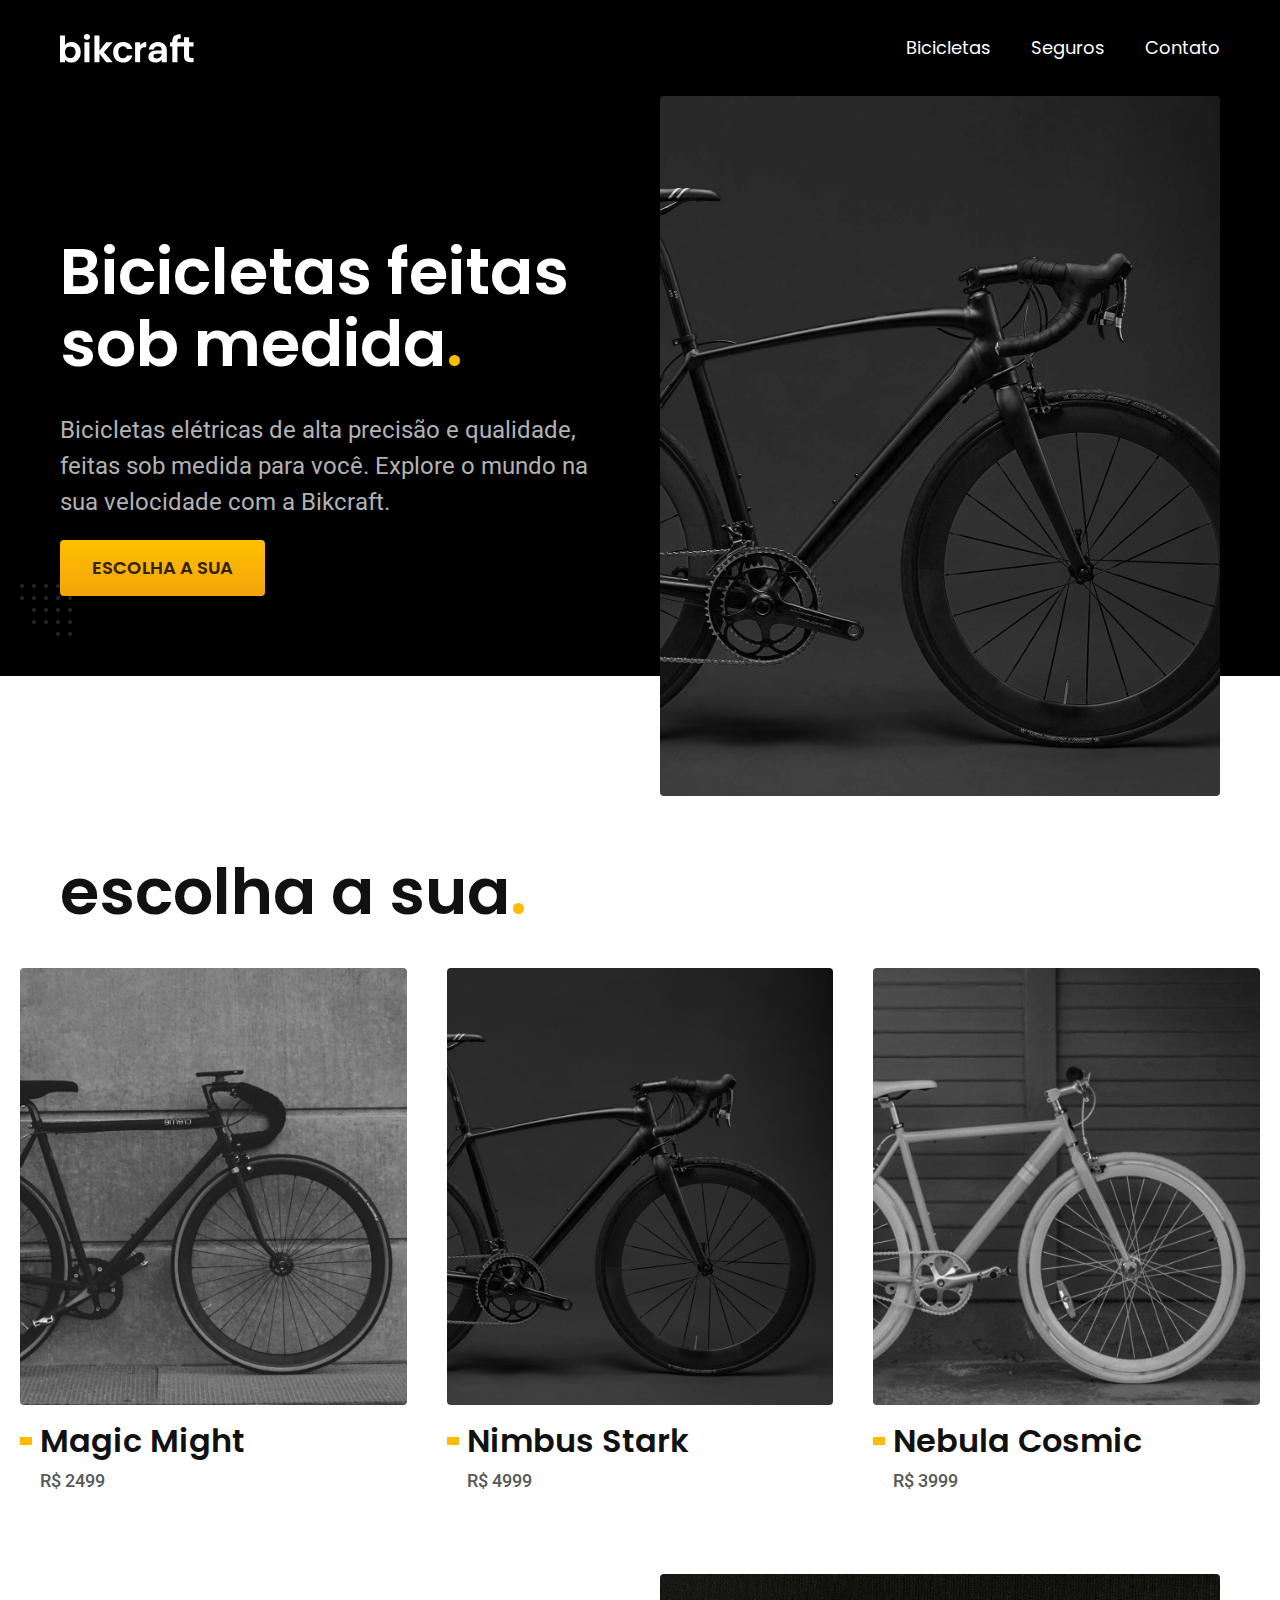
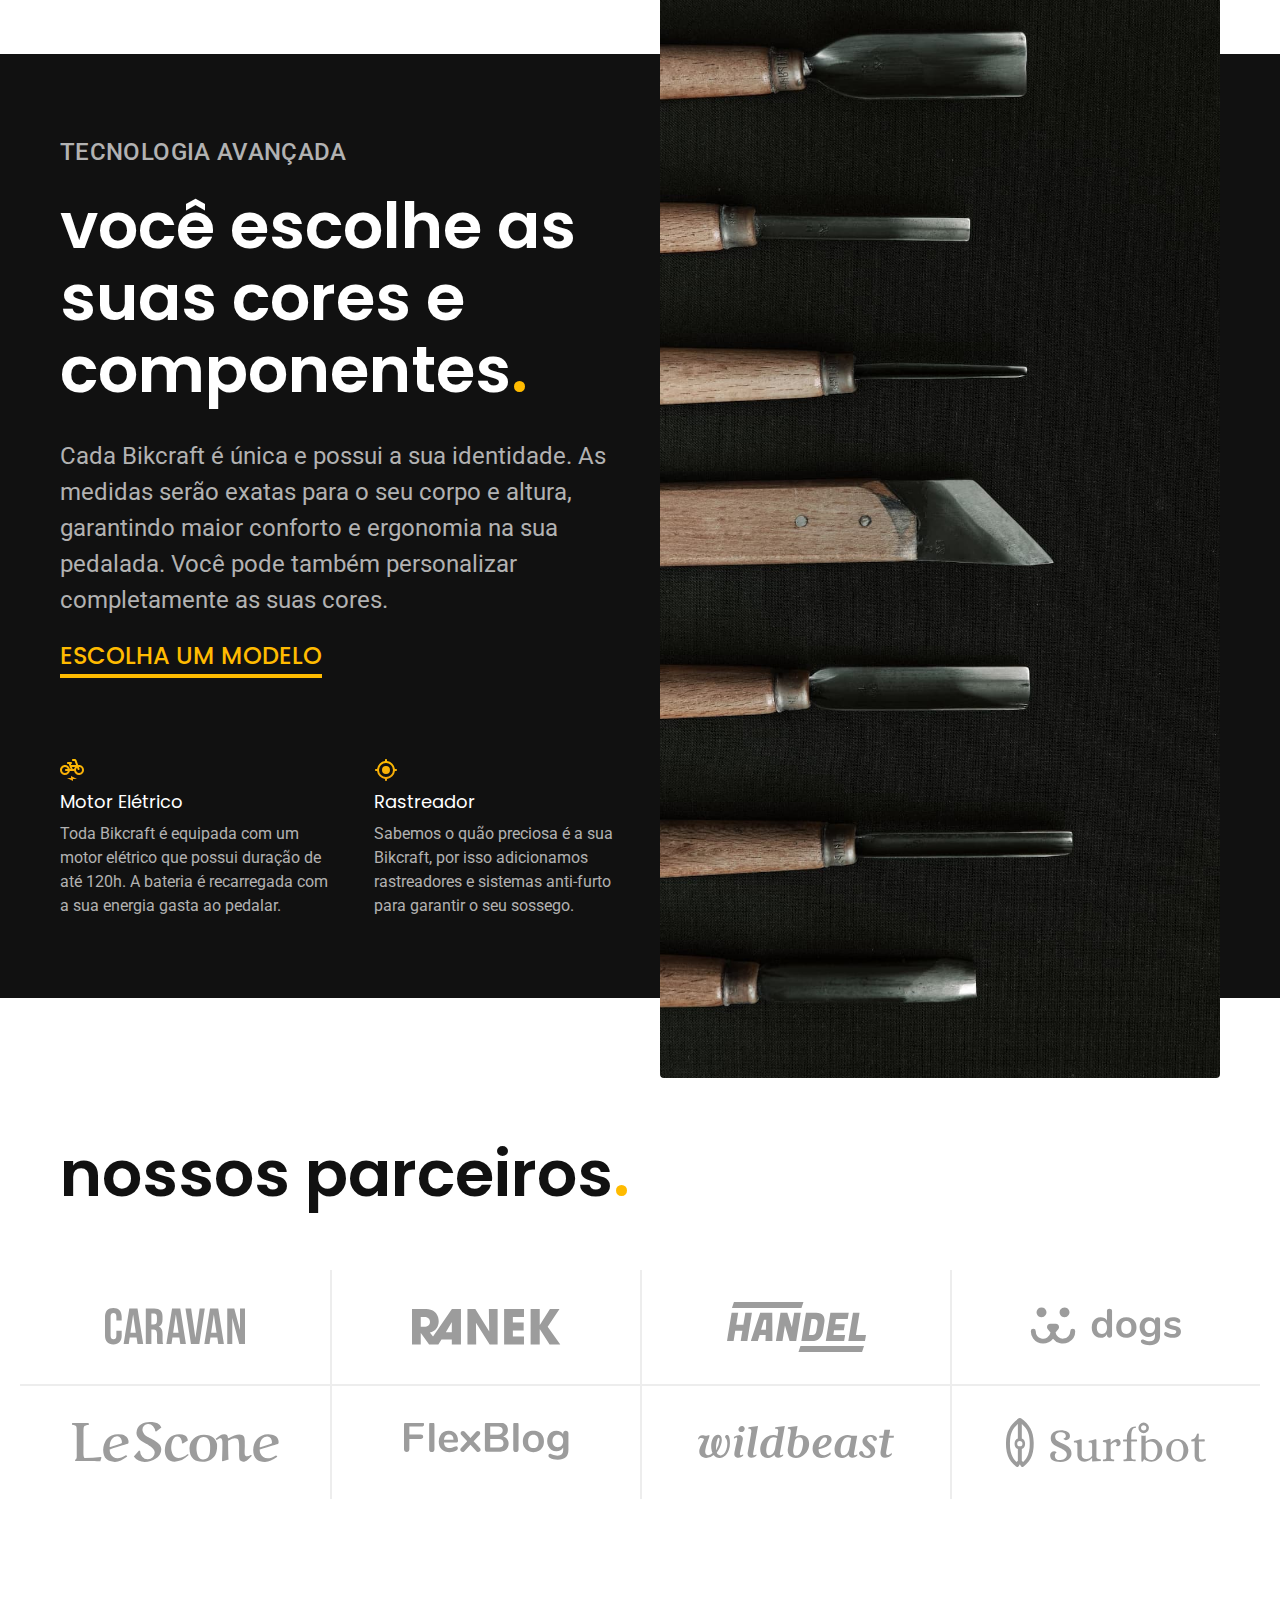
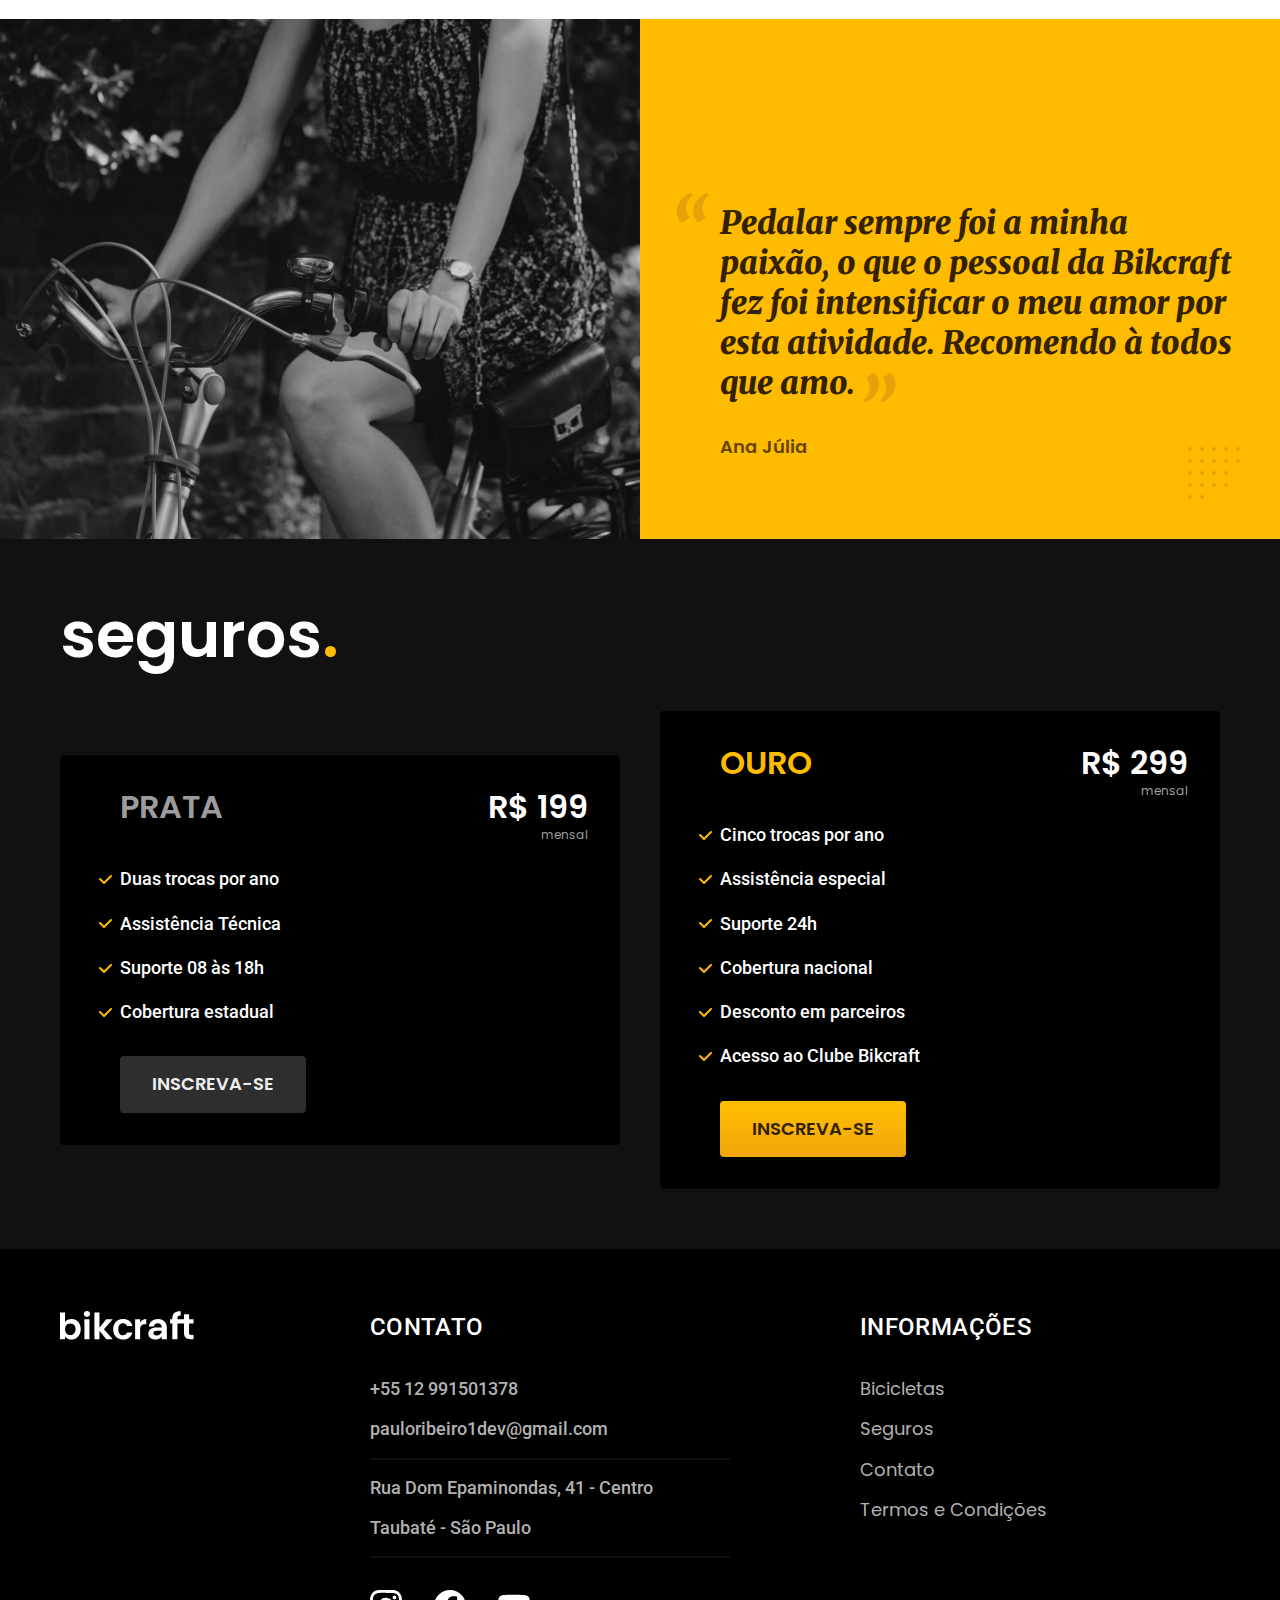
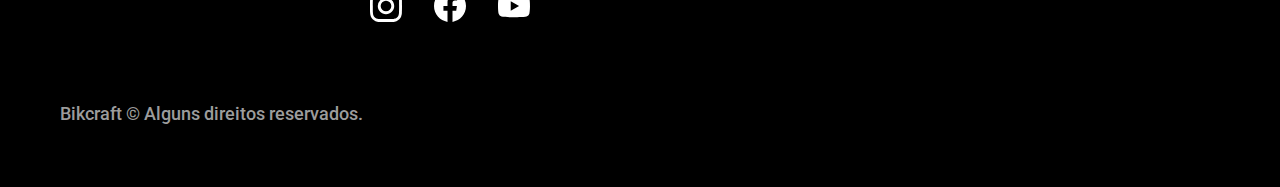
<file: index.html>
<!DOCTYPE html>
<html lang="pt-br">

<head>
  <meta charset="UTF-8">
  <meta name="viewport" content="width=device-width, initial-scale=1.0">

  <title>Bikcraft - Bicicletas Elétricas</title>
  <meta name="description" content="Bicicletas elétricas de alta precisão e qualidade,  feitas sob medida para o cliente. Explore o mundo na sua velocidade com a Bikcraft.">

  <link rel="icon" href="./favicon.svg" type="image/svg+xml">
  <link rel="preload" href="./css/style.min.css" as="style">
  <link rel="stylesheet" href="/css/style.min.css">
  <script>document.documentElement.classList.add('js');</script>

  <link rel="preconnect" href="https://fonts.googleapis.com">
  <link rel="preconnect" href="https://fonts.gstatic.com" crossorigin>
  <link href="https://fonts.googleapis.com/css2?family=Merriweather:ital,wght@1,900&family=Poppins:wght@400;600&family=Roboto:wght@400;500&display=swap" rel="stylesheet">
</head>


<body>
  <header class="header-bg">
    <div class="header container">
      <a href="./">
        <img src="./img/bikcraft.svg" width="136" height="32" alt="Bikcraft">
      </a>

      <nav aria-label="primaria">
        <ul class="header-menu font-1-m cor-0">
          <li><a href="./bicicletas.html">Bicicletas</a></li>
          <li><a href="./seguros.html">Seguros</a></li>
          <li><a href="./contato.html">Contato</a></li>
        </ul>
      </nav>
    </div>
  </header>

  <main class="introducao-bg">
    <div class="introducao container">
      <div class="introducao-conteudo">
        <h1 class="font-1-xxl cor-0 fadeInDown" data-anime="200">Bicicletas feitas sob medida<span class="cor-p1">.</span></h1>
        <p class="font-2-l cor-5 fadeInDown" data-anime="400">Bicicletas elétricas de alta precisão e qualidade, feitas sob medida para você. Explore o mundo na sua velocidade com a Bikcraft.</p>
        <a class="botao fadeInDown" data-anime="600" href="./bicicletas.html">Escolha a sua</a>
      </div>
      <picture data-anime="800" class="fadeInDown">
        <source media="(max-width: 800px)" srcset="./img/bicicletas/nimbus.jpg">
        <img src="./img/fotos/introducao.jpg" width="1280" height="1600" alt="Bicicleta elétrica preta.">
      </picture>
    </div>
  </main>

  <article class="bicicletas-lista">
    <h2 class="container font-1-xxl">escolha a sua<span class="cor-p1">.</span></h2>

    <ul>
      <li>
        <a href="./bicicletas/magic.html">
          <img src="./img/bicicletas/magic-home.jpg" width="920" height="1040" alt="Bicicleta preta">
          <h3 class="font-1-xl">Magic Might</h3>
          <span class="font-2-m cor-8">R$ 2499</span>
        </a>
      </li>
      <li>
        <a href="./bicicletas/nimbus.html">
          <img src="./img/bicicletas/nimbus-home.jpg" width="920" height="1040" alt="Bicicleta preta">
          <h3 class="font-1-xl">Nimbus Stark</h3>
          <span class="font-2-m cor-8">R$ 4999</span>
        </a>
      </li>
      <li>
        <a href="./bicicletas/nebula.html">
          <img src="./img/bicicletas/nebula-home.jpg" width="920" height="1040" alt="Bicicleta preta">
          <h3 class="font-1-xl">Nebula Cosmic</h3>
          <span class="font-2-m cor-8">R$ 3999</span>
        </a>
      </li>
    </ul>
  </article>

  <article class="tecnologia-bg">
    <div class="tecnologia container">
      <div class="tecnologia-conteudo">
        <span class="font-2-l-b cor-5">Tecnologia Avançada</span>
        <h2 class="font-1-xxl cor-0">você escolhe as suas cores e componentes<span class="cor-p1">.</span></h2>
        <p class="font-2-l cor-5">Cada Bikcraft é única e possui a sua identidade. As medidas serão exatas para o seu corpo e altura, garantindo maior conforto e ergonomia na sua pedalada. Você pode também personalizar completamente as suas cores.</p>
        <a class="link" href="./bicicletas.html">Escolha um modelo</a>
        <div class="tecnologia-vantagens">
          <div>
            <img src="./img/icones/eletrica.svg" width="24" height="24" alt="">
            <h3 class="font-1-m cor-0">Motor Elétrico</h3>
            <p class="font-2-s cor-5">Toda Bikcraft é equipada com um motor elétrico que possui duração de até 120h. A bateria é recarregada com a sua energia gasta ao pedalar.</p>
          </div>
          <div>
            <img src="./img/icones/rastreador.svg" width="24" height="24" alt="">
            <h3 class="font-1-m cor-0">Rastreador</h3>
            <p class="font-2-s cor-5">Sabemos o quão preciosa é a sua Bikcraft, por isso adicionamos rastreadores e sistemas anti-furto para garantir o seu sossego.</p>
          </div>
        </div>
      </div>
      <div class="tecnologia-imagem">
        <img src="./img/fotos/tecnologia.jpg" width="1200" height="1920" alt="">
      </div>
    </div>
  </article>

  <section class="parceiros" aria-label="Nossos Parceiros">
    <h2 class="container font-1-xxl">nossos parceiros<span class="cor-p1">.</span></h2>

    <ul>
      <li><img src="./parceiros/caravan.svg" width="140" height="38" alt="caravan"></li>
      <li><img src="./parceiros/ranek.svg" width="149" height="36" alt="ranek"></li>
      <li><img src="./parceiros/handel.svg" width="139" height="50" alt="handel"></li>
      <li><img src="./parceiros/dogs.svg" width="152" height="39" alt="dogs"></li>
      <li><img src="./parceiros/lescone.svg" width="208" height="41" alt="lescone.svg"></li>
      <li><img src="./parceiros/flexblog.svg" width="165" height="38" alt="flexblog"></li>
      <li><img src="./parceiros/wildbeast.svg" width="196" height="34" alt="wildbeast"></li>
      <li><img src="./parceiros/surfbot.svg" width="200" height="49" alt="surfbot"></li>
    </ul>
  </section>

  <section class="depoimento" aria-label="Depoimento">
    <div>
      <img src="./img/fotos/depoimento.jpg" width="1560" height="1360" alt="Pessoa pedalando uma bicicleta Bikcraft">
    </div>
    <div class="depoimento-conteudo">
      <blockquote class="font-1-xl cor-p5">
        <p>Pedalar sempre foi a minha paixão, o que o pessoal da Bikcraft fez foi intensificar o meu amor por esta atividade. Recomendo à todos que amo.</p>
      </blockquote>
      <span class="font-1-m-b cor-p4">Ana Júlia</span>
    </div>
  </section>

  <article class="seguros-bg">
    <div class="seguros container">
      <h2 class="font-1-xxl cor-0">seguros<span class="cor-p1">.</span></h2>
      <div class="seguros-item">
        <h3 class="font-1-xl cor-6">PRATA</h3>
        <span class="font-1-xl cor-0">R$ 199 <span class="font-1-xs cor-6">mensal</span></span>
        <ul class="font-2-m cor-0">
          <li>Duas trocas por ano</li>
          <li>Assistência Técnica</li>
          <li>Suporte 08 às 18h</li>
          <li>Cobertura estadual</li>
        </ul>
        <a class="botao secundario" href="./orcamento.html">Inscreva-se</a>
      </div>

      <div class="seguros-item">
        <h3 class="font-1-xl cor-p1">OURO</h3>
        <span class="font-1-xl cor-0">R$ 299 <span class="font-1-xs cor-6">mensal</span></span>
        <ul class="font-2-m cor-0">
          <li>Cinco trocas por ano</li>
          <li>Assistência especial</li>
          <li>Suporte 24h</li>
          <li>Cobertura nacional</li>
          <li>Desconto em parceiros</li>
          <li>Acesso ao Clube Bikcraft</li>
        </ul>
        <a class="botao" href="./orcamento.html">Inscreva-se</a>
      </div>
    </div>
  </article>

  <footer class="footer-bg">
    <div class="footer container">
      <img src="./img/bikcraft.svg" width="136" height="32" alt="Bikcraft">
      <div class="footer-contato">
        <h3 class="font-2-l-b cor-0">Contato</h3>
        <ul class="font-2-m cor-5">
          <li><a href="tel:+5512991501378">+55 12 991501378</a></li>
          <li><a href="mailto:pauloribeiro1dev@gmail.com">pauloribeiro1dev@gmail.com</a></li>
          <li>Rua Dom Epaminondas, 41 - Centro</li>
          <li>Taubaté - São Paulo</li>
        </ul>
        <div class="footer-redes">
          <a href="./">
            <img src="./img/redes/instagram.svg" width="32" height="32" alt="Instagram">
          </a>
          <a href="./">
            <img src="./img/redes/facebook.svg" width="32" height="32" alt="Facebook">
          </a>
          <a href="./">
            <img src="./img/redes/youtube.svg" width="32" height="32" alt="Youtube">
          </a>
        </div>
      </div>
      <div class="footer-informacoes">
        <h3 class="font-2-l-b cor-0">Informações</h3>
        <nav>
          <ul class="font-1-m cor-5">
            <li><a href="./bicicletas.html">Bicicletas</a></li>
            <li><a href="./seguros.html">Seguros</a></li>
            <li><a href="./contato.html">Contato</a></li>
            <li><a href="./termos.html">Termos e Condições</a></li>
          </ul>
        </nav>
      </div>
      <p class="footer-copy font-2-m cor-6">Bikcraft © Alguns direitos reservados.</p>
    </div>
  </footer>

  <script src="./js/plugins/simple-anime.js"></script>
  <script src="./js/script.js"></script>
</body>

</html>
</file>
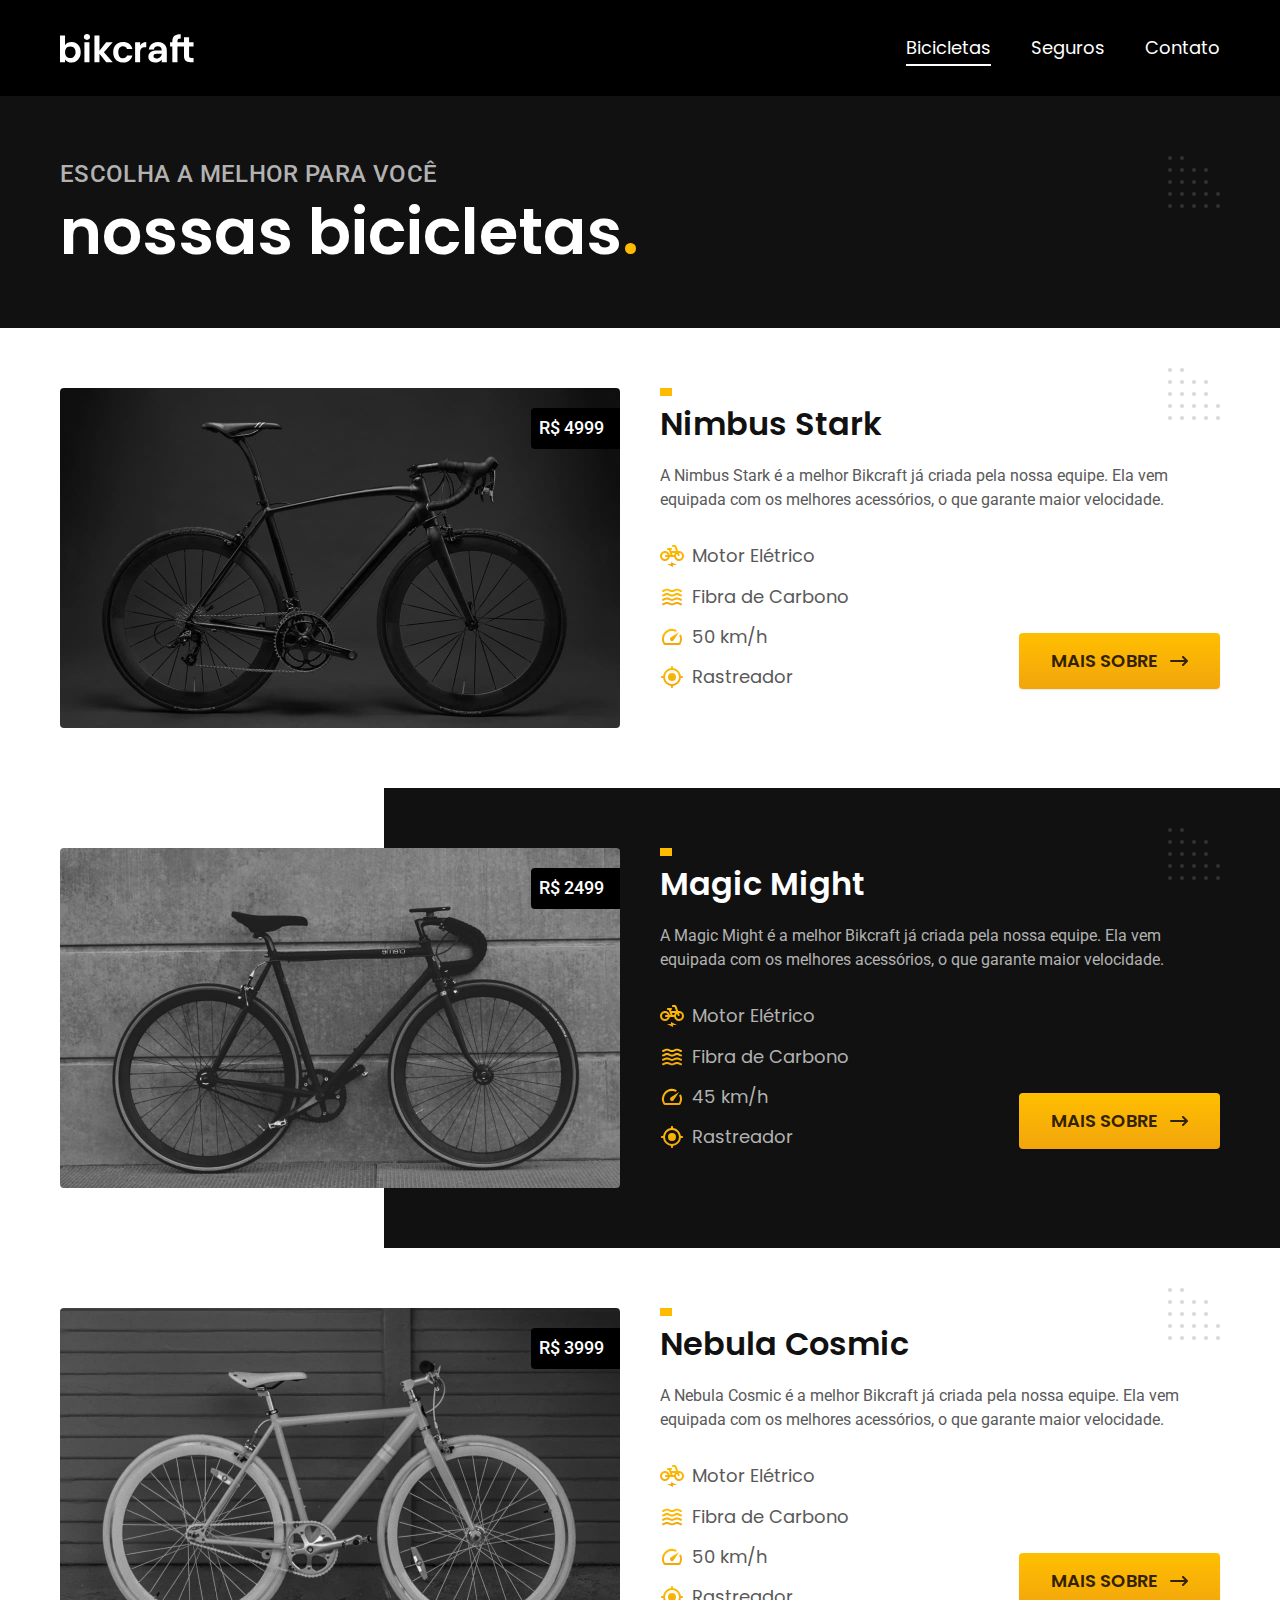
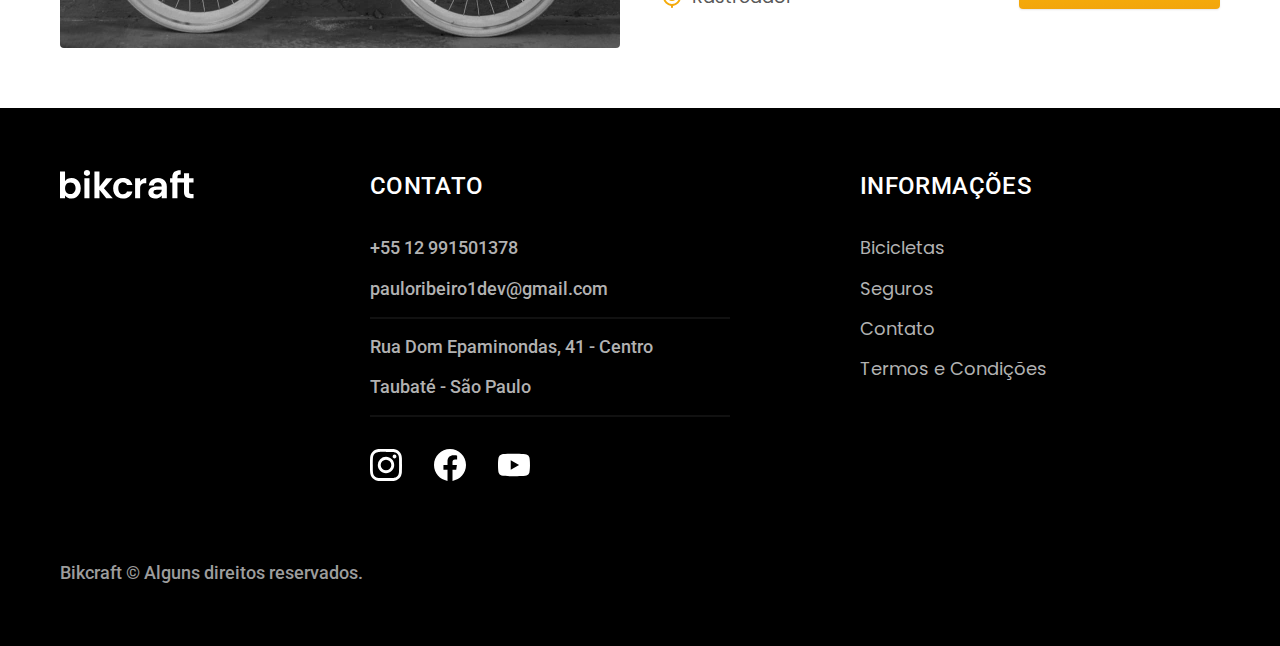
<file: bicicletas.html>
<!DOCTYPE html>
<html lang="pt-br">

<head>
  <meta charset="UTF-8">
  <meta name="viewport" content="width=device-width, initial-scale=1.0">

  <title>Nossas Bicicletas | Bikcraft</title>
  <meta name="description" content="Nossas bicicletas.">

  <link rel="icon" href="./favicon.svg" type="image/svg+xml">
  <link rel="preload" href="./css/style.min.css" as="style">
  <link rel="stylesheet" href="/css/style.min.css">
  <script>document.documentElement.classList.add('js');</script>

  <link rel="preconnect" href="https://fonts.googleapis.com">
  <link rel="preconnect" href="https://fonts.gstatic.com" crossorigin>
  <link href="https://fonts.googleapis.com/css2?family=Merriweather:ital,wght@1,900&family=Poppins:wght@400;600&family=Roboto:wght@400;500&display=swap" rel="stylesheet">
</head>

<body id="bicicletas">
  <header class="header-bg">
    <div class="header container">
      <a href="./">
        <img src="./img/bikcraft.svg" alt="Bikcraft">
      </a>

      <nav aria-label="primaria">
        <ul class="header-menu font-1-m cor-0">
          <li><a href="./bicicletas.html">Bicicletas</a></li>
          <li><a href="./seguros.html">Seguros</a></li>
          <li><a href="./contato.html">Contato</a></li>
        </ul>
      </nav>
    </div>
  </header>

  <main>
    <div class="titulo-bg">
      <div class="titulo container">
        <p class="font-2-l-b cor-5">Escolha a melhor para você</p>
        <h1 class="font-1-xxl cor-0">nossas bicicletas<span class="cor-p1">.</span></h1>
      </div>
    </div>

    <div class="bicicletas container">
      <div class="bicicletas-imagem">
        <img src="./img/bicicletas/nimbus.jpg" alt="Bicicleta preta">
        <span class="font-2-m cor-0">R$ 4999</span>
      </div>
      <div class="bicicletas-conteudo">
        <h2 class="font-1-xl">Nimbus Stark</h2>
        <p class="font-2-s cor-8">A Nimbus Stark é a melhor Bikcraft já criada pela nossa equipe. Ela vem equipada com os melhores acessórios, o que garante maior velocidade.</p>
        <ul class="font-1-m cor-8">
          <li>
            <img src="./img/icones/eletrica.svg" alt="">
            Motor Elétrico
          </li>
          <li>
            <img src="./img/icones/carbono.svg" alt="">
            Fibra de Carbono
          </li>
          <li>
            <img src="./img/icones/velocidade.svg" alt="">
            50 km/h
          </li>
          <li>
            <img src="./img/icones/rastreador.svg" alt="">
            Rastreador
          </li>
        </ul>
        <a class="botao seta" href="./bicicletas/nimbus.html">Mais Sobre</a>
      </div>
    </div>

    <div class="bicicletas-bg">
      <div class="bicicletas container">
        <div class="bicicletas-imagem">
          <img src="./img/bicicletas/magic.jpg" alt="Bicicleta preta">
          <span class="font-2-m cor-0">R$ 2499</span>
        </div>
        <div class="bicicletas-conteudo">
          <h2 class="font-1-xl cor-0">Magic Might</h2>
          <p class="font-2-s cor-5">A Magic Might é a melhor Bikcraft já criada pela nossa equipe. Ela vem equipada com os melhores acessórios, o que garante maior velocidade.</p>
          <ul class="font-1-m cor-5">
            <li>
              <img src="./img/icones/eletrica.svg" alt="">
              Motor Elétrico
            </li>
            <li>
              <img src="./img/icones/carbono.svg" alt="">
              Fibra de Carbono
            </li>
            <li>
              <img src="./img/icones/velocidade.svg" alt="">
              45 km/h
            </li>
            <li>
              <img src="./img/icones/rastreador.svg" alt="">
              Rastreador
            </li>
          </ul>
          <a class="botao seta" href="./bicicletas/magic.html">Mais Sobre</a>
        </div>
      </div>
    </div>

    <div class="bicicletas container">
      <div class="bicicletas-imagem">
        <img src="./img/bicicletas/nebula.jpg" alt="Bicicleta preta">
        <span class="font-2-m cor-0">R$ 3999</span>
      </div>
      <div class="bicicletas-conteudo">
        <h2 class="font-1-xl">Nebula Cosmic</h2>
        <p class="font-2-s cor-8">A Nebula Cosmic é a melhor Bikcraft já criada pela nossa equipe. Ela vem equipada com os melhores acessórios, o que garante maior velocidade.</p>
        <ul class="font-1-m cor-8">
          <li>
            <img src="./img/icones/eletrica.svg" alt="">
            Motor Elétrico
          </li>
          <li>
            <img src="./img/icones/carbono.svg" alt="">
            Fibra de Carbono
          </li>
          <li>
            <img src="./img/icones/velocidade.svg" alt="">
            50 km/h
          </li>
          <li>
            <img src="./img/icones/rastreador.svg" alt="">
            Rastreador
          </li>
        </ul>
        <a class="botao seta" href="./bicicletas/nebula.html">Mais Sobre</a>
      </div>
    </div>

  </main>

  <footer class="footer-bg">
    <div class="footer container">
      <img src="./img/bikcraft.svg" alt="Bikcraft">
      <div class="footer-contato">
        <h3 class="font-2-l-b cor-0">Contato</h3>
        <ul class="font-2-m cor-5">
          <li><a href="tel:+5512991501378">+55 12 991501378</a></li>
          <li><a href="mailto:pauloribeiro1dev@gmail.com">pauloribeiro1dev@gmail.com</a></li>
          <li>Rua Dom Epaminondas, 41 - Centro</li>
          <li>Taubaté - São Paulo</li>
        </ul>
        <div class="footer-redes">
          <a href="./">
            <img src="./img/redes/instagram.svg" alt="Instagram">
          </a>
          <a href="./">
            <img src="./img/redes/facebook.svg" alt="Facebook">
          </a>
          <a href="./">
            <img src="./img/redes/youtube.svg" alt="Youtube">
          </a>
        </div>
      </div>
      <div class="footer-informacoes">
        <h3 class="font-2-l-b cor-0">Informações</h3>
        <nav>
          <ul class="font-1-m cor-5">
            <li><a href="./bicicletas.html">Bicicletas</a></li>
            <li><a href="./seguros.html">Seguros</a></li>
            <li><a href="./contato.html">Contato</a></li>
            <li><a href="./termos.html">Termos e Condições</a></li>
          </ul>
        </nav>
      </div>
      <p class="footer-copy font-2-m cor-6">Bikcraft © Alguns direitos reservados.</p>
    </div>
  </footer>
  <script src="./js/script.js"></script>
</body>

</html>
</file>
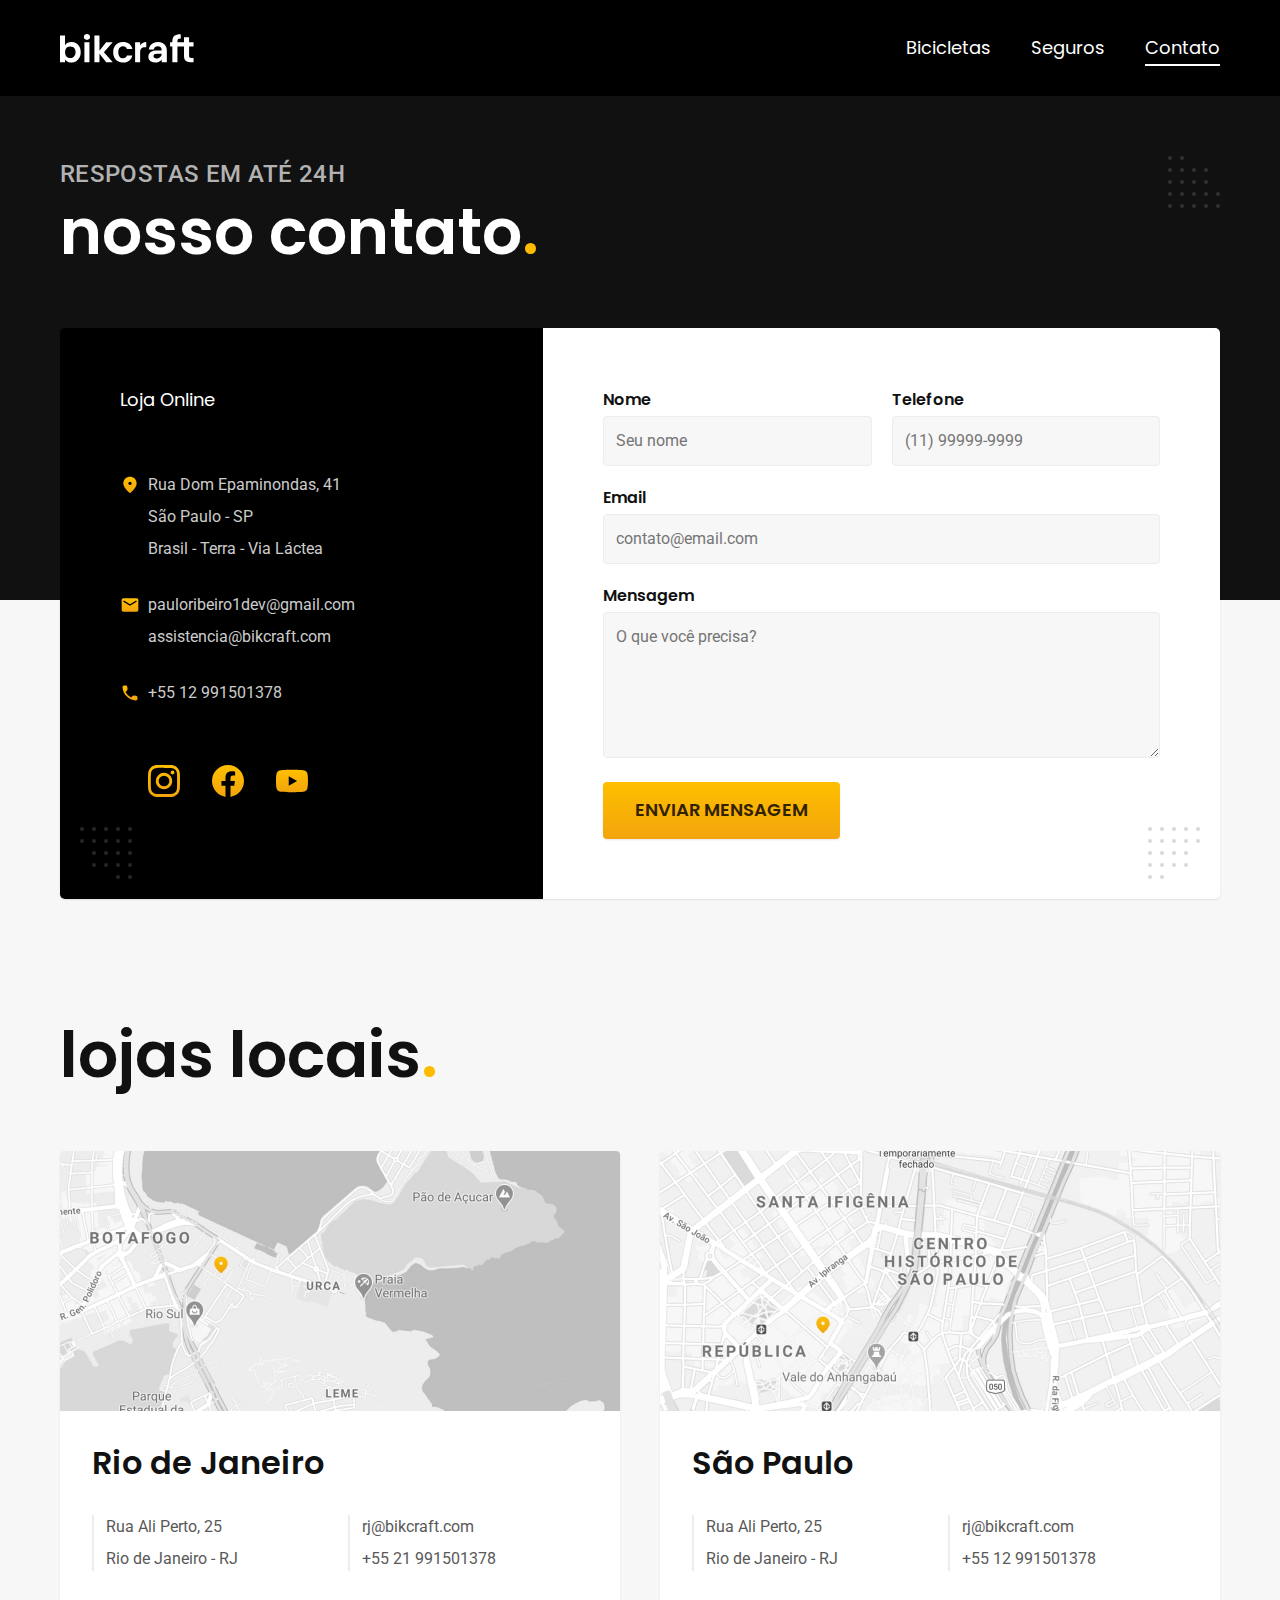
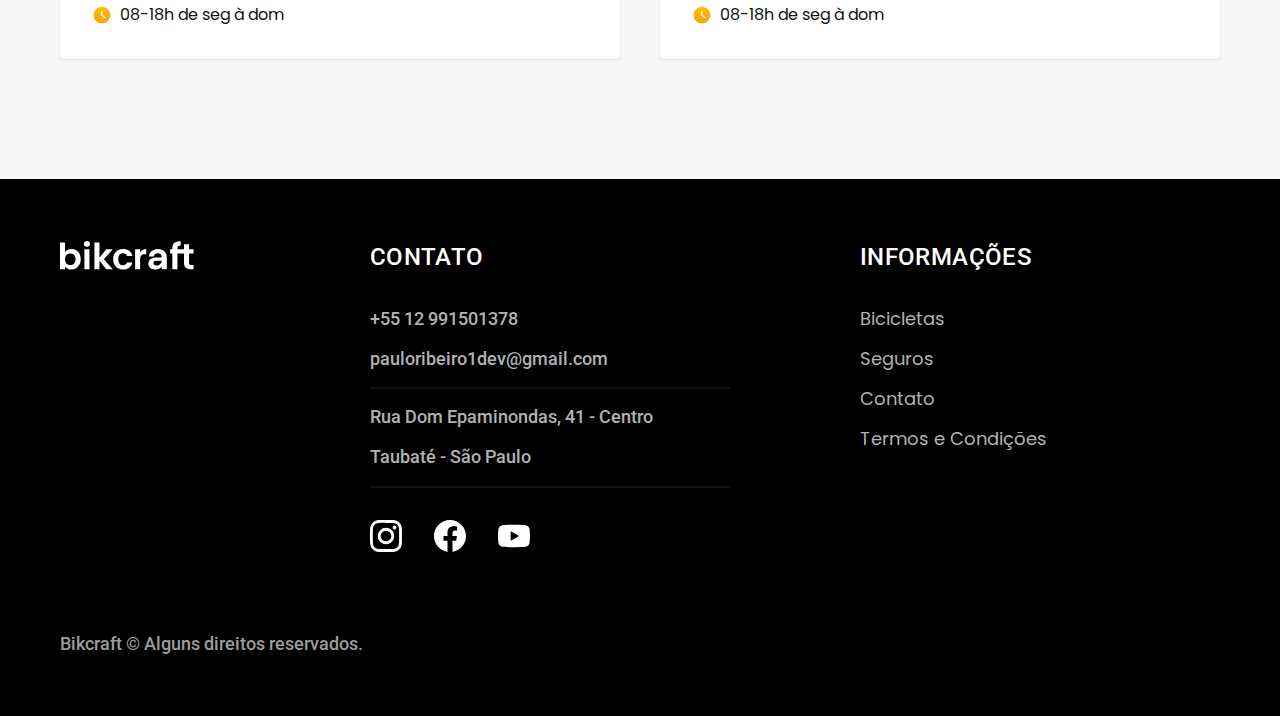
<file: contato.html>
<!DOCTYPE html>
<html lang="pt-br">

<head>
  <meta charset="UTF-8">
  <meta name="viewport" content="width=device-width, initial-scale=1.0">

  <title>Contato | Bikcraft</title>
  <meta name="description" content="Contato">

  <link rel="icon" href="./favicon.svg" type="image/svg+xml">
  <link rel="preload" href="./css/style.min.css" as="style">
  <link rel="stylesheet" href="/css/style.min.css">
  <script>document.documentElement.classList.add('js');</script>

  <link rel="preconnect" href="https://fonts.googleapis.com">
  <link rel="preconnect" href="https://fonts.gstatic.com" crossorigin>
  <link href="https://fonts.googleapis.com/css2?family=Merriweather:ital,wght@1,900&family=Poppins:wght@400;600&family=Roboto:wght@400;500&display=swap" rel="stylesheet">
</head>

<body id="contato">
  <header class="header-bg">
    <div class="header container">
      <a href="./">
        <img src="./img/bikcraft.svg" alt="Bikcraft">
      </a>

      <nav aria-label="primaria">
        <ul class="header-menu font-1-m cor-0">
          <li><a href="./bicicletas.html">Bicicletas</a></li>
          <li><a href="./seguros.html">Seguros</a></li>
          <li><a href="./contato.html">Contato</a></li>
        </ul>
      </nav>
    </div>
  </header>

  <main>
    <div class="titulo-bg">
      <div class="titulo container">
        <p class="font-2-l-b cor-5">Respostas em até 24h</p>
        <h1 class="font-1-xxl cor-0">nosso contato<span class="cor-p1">.</span></h1>
      </div>
    </div>

    <div class="contato container">
      <section class="contato-dados" aria-label="Endereço">
        <h2 class="font-1-m cor-0">Loja Online</h2>
        <div class="contato-endereco font-2-s cor-4">
          <p>Rua Dom Epaminondas, 41</p>
          <p>São Paulo - SP</p>
          <p>Brasil - Terra - Via Láctea</p>
        </div>
        <address class="contato-meios font-2-s cor-4">
          <a href="mailto:pauloribeiro1dev@gmail.com">pauloribeiro1dev@gmail.com</a>
          <a href="mailto:assistencia@bikcraft.com">assistencia@bikcraft.com</a>
          <a href="tel:+5512991501378">+55 12 991501378</a>
        </address>
        <div class="contato-redes">
          <a href="./">
            <img src="./img/redes/instagram-p.svg" alt="Instagram">
          </a>
          <a href="./">
            <img src="./img/redes/facebook-p.svg" alt="Facebook">
          </a>
          <a href="./">
            <img src="./img/redes/youtube-p.svg" alt="Youtube">
          </a>
        </div>
      </section>
      <section class="contato-formulario" aria-label="Formulário">
        <form class="form" action="./contato.html">
          <div>
            <label for="nome">Nome</label>
            <input type="text" id="nome" name="nome" placeholder="Seu nome">
          </div>
          <div>
            <label for="telefone">Telefone</label>
            <input type="text" id="telefone" name="telefone" placeholder="(11) 99999-9999">
          </div>
          <div class="col-2">
            <label for="email">Email</label>
            <input type="email" id="email" name="email" placeholder="contato@email.com">
          </div>
          <div class="col-2">
            <label for="mensagem">Mensagem</label>
            <textarea rows="5" name="mensagem" id="mensagem" placeholder="O que você precisa?"></textarea>
          </div>
          <button class="botao col-2">Enviar Mensagem</button>
        </form>
      </section>
    </div>
  </main>

  <article class="lojas container">
    <h2 class="font-1-xxl">lojas locais<span class="cor-p1">.</span></h2>
    <div class="lojas-item">
      <img src="./img/lojas/rj.jpg" alt="mapa marcando o endereço em Rua Ali Perto, 25 - Rio de Janeiro - RJ">
      <div class="lojas-conteudo">
        <h3 class="font-1-xl">Rio de Janeiro</h3>
        <div class="lojas-dados font-2-s cor-8">
          <p>Rua Ali Perto, 25</p>
          <p>Rio de Janeiro - RJ</p>
        </div>
        <div class="lojas-dados font-2-s cor-8">
          <a href="mailto:rj@bikcraft.com">rj@bikcraft.com</a>
          <a href="tel:+5512991501378">+55 21 991501378</a>
        </div>
        <p class="lojas-tempo font-1-s"><img src="./img/icones/horario.svg" alt="">08-18h de seg à dom</p>
      </div>
    </div>

    <div class="lojas-item">
      <img src="./img/lojas/sp.jpg" alt="mapa marcando o endereço em Rua Dom Epaminondas, 41 - São Paulo - SP">
      <div class="lojas-conteudo">
        <h3 class="font-1-xl">São Paulo</h3>
        <div class="lojas-dados font-2-s cor-8">
          <p>Rua Ali Perto, 25</p>
          <p>Rio de Janeiro - RJ</p>
        </div>
        <div class="lojas-dados font-2-s cor-8">
          <a href="mailto:sp@bikcraft.com">rj@bikcraft.com</a>
          <a href="tel:+5512991501378">+55 12 991501378</a>
        </div>
        <p class="lojas-tempo font-1-s"><img src="./img/icones/horario.svg" alt="">08-18h de seg à dom</p>
      </div>
    </div>
  </article>

  <footer class="footer-bg">
    <div class="footer container">
      <img src="./img/bikcraft.svg" alt="Bikcraft">
      <div class="footer-contato">
        <h3 class="font-2-l-b cor-0">Contato</h3>
        <ul class="font-2-m cor-5">
          <li><a href="tel:+5512991501378">+55 12 991501378</a></li>
          <li><a href="mailto:pauloribeiro1dev@gmail.com">pauloribeiro1dev@gmail.com</a></li>
          <li>Rua Dom Epaminondas, 41 - Centro</li>
          <li>Taubaté - São Paulo</li>
        </ul>
        <div class="footer-redes">
          <a href="./">
            <img src="./img/redes/instagram.svg" alt="Instagram">
          </a>
          <a href="./">
            <img src="./img/redes/facebook.svg" alt="Facebook">
          </a>
          <a href="./">
            <img src="./img/redes/youtube.svg" alt="Youtube">
          </a>
        </div>
      </div>
      <div class="footer-informacoes">
        <h3 class="font-2-l-b cor-0">Informações</h3>
        <nav>
          <ul class="font-1-m cor-5">
            <li><a href="./bicicletas.html">Bicicletas</a></li>
            <li><a href="./seguros.html">Seguros</a></li>
            <li><a href="./contato.html">Contato</a></li>
            <li><a href="./termos.html">Termos e Condições</a></li>
          </ul>
        </nav>
      </div>
      <p class="footer-copy font-2-m cor-6">Bikcraft © Alguns direitos reservados.</p>
    </div>
  </footer>
  <script src="./js/script.js"></script>
</body>

</html>
</file>
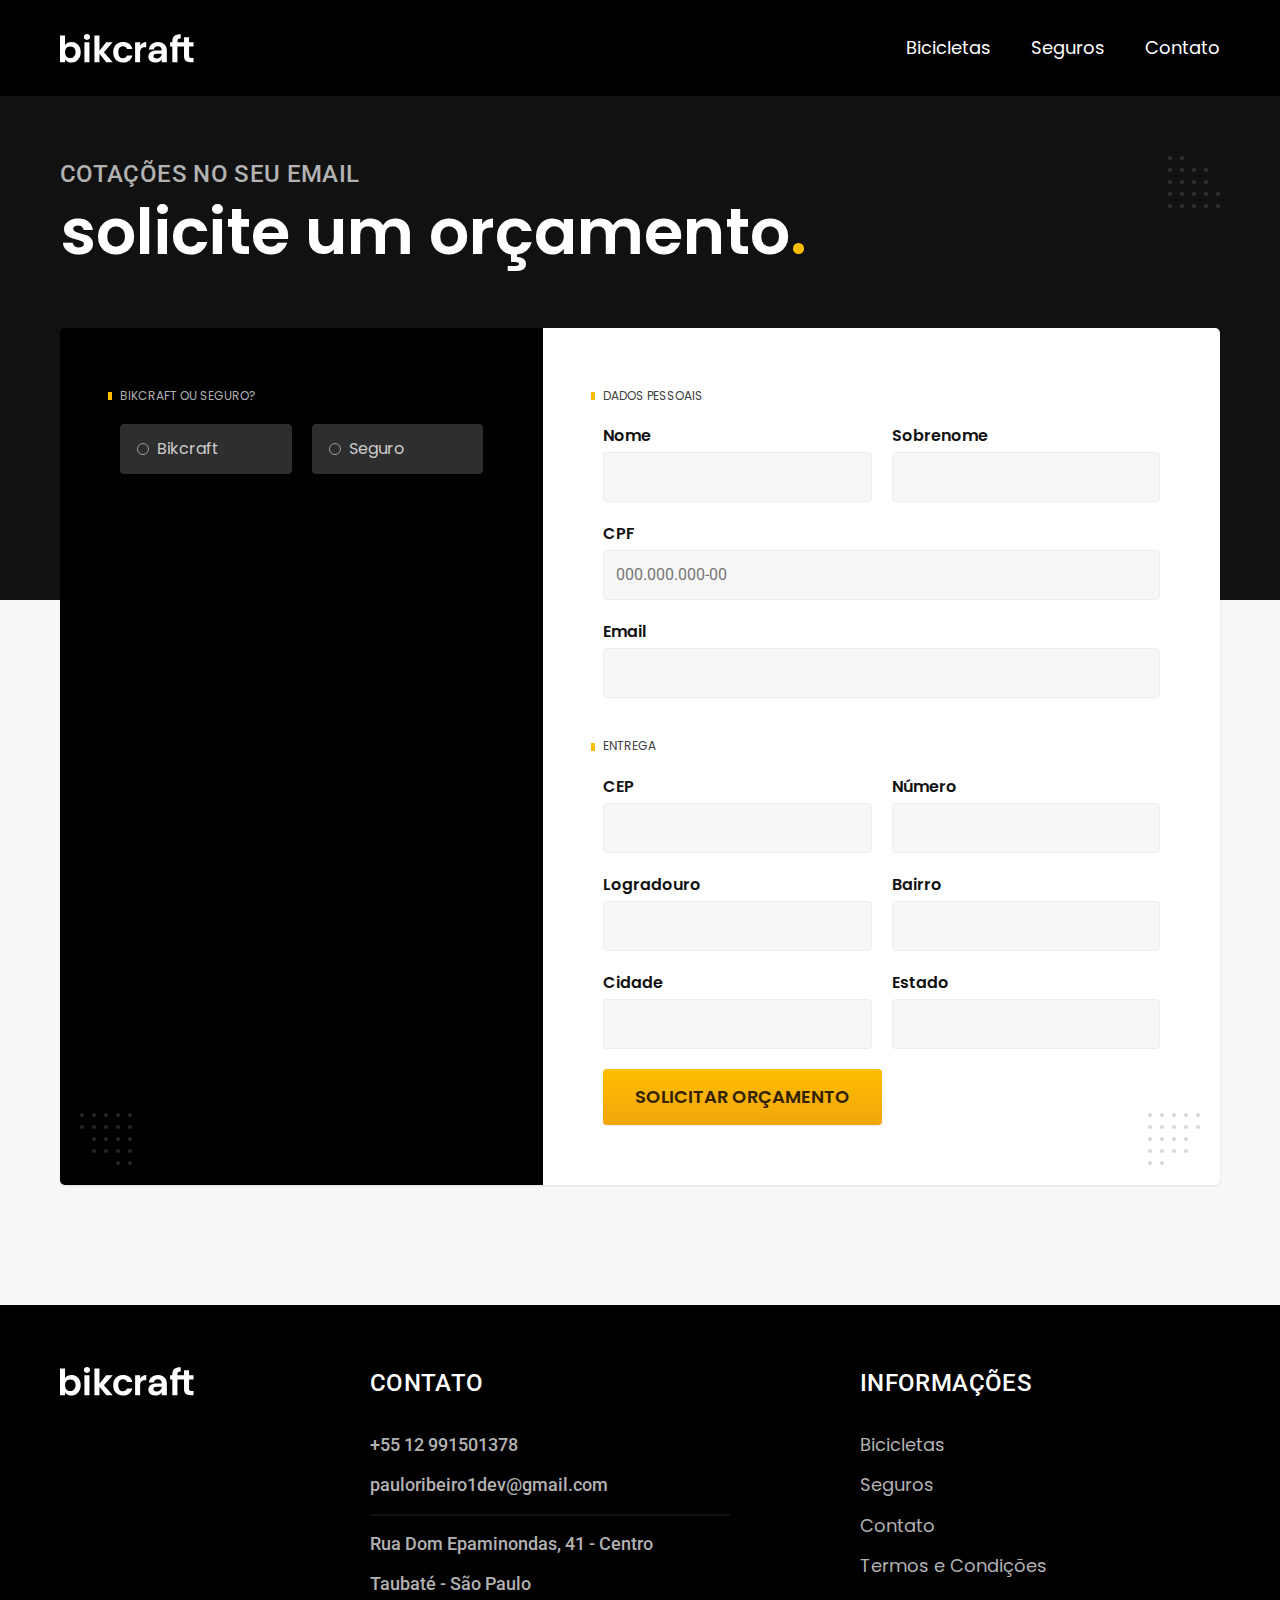
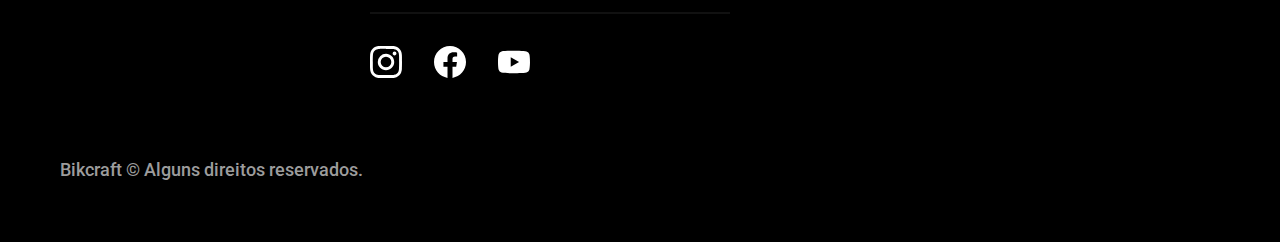
<file: orcamento.html>
<!DOCTYPE html>
<html lang="pt-br">

<head>
  <meta charset="UTF-8">
  <meta name="viewport" content="width=device-width, initial-scale=1.0">

  <title>Orçamento | Bikcraft</title>
  <meta name="description" content="Orçamento.">

  <link rel="icon" href="./favicon.svg" type="image/svg+xml">
  <link rel="preload" href="./css/style.min.css" as="style">
  <link rel="stylesheet" href="/css/style.min.css">
  <script>document.documentElement.classList.add('js');</script>

  <link rel="preconnect" href="https://fonts.googleapis.com">
  <link rel="preconnect" href="https://fonts.gstatic.com" crossorigin>
  <link href="https://fonts.googleapis.com/css2?family=Merriweather:ital,wght@1,900&family=Poppins:wght@400;600&family=Roboto:wght@400;500&display=swap" rel="stylesheet">
</head>

<body id="orcamento">
  <header class="header-bg">
    <div class="header container">
      <a href="./">
        <img src="./img/bikcraft.svg" alt="Bikcraft">
      </a>

      <nav aria-label="primaria">
        <ul class="header-menu font-1-m cor-0">
          <li><a href="./bicicletas.html">Bicicletas</a></li>
          <li><a href="./seguros.html">Seguros</a></li>
          <li><a href="./contato.html">Contato</a></li>
        </ul>
      </nav>
    </div>
  </header>

  <main>
    <div class="titulo-bg">
      <div class="titulo container">
        <p class="font-2-l-b cor-5">Cotações no seu email</p>
        <h1 class="font-1-xxl cor-0">solicite um orçamento<span class="cor-p1">.</span></h1>
      </div>
    </div>

    <form class="orcamento container" action="./orcamento.html">
      <div class="orcamento-produto">
        <h2 class="font-1-xs cor-5">Bikcraft ou Seguro?</h2>

        <input type="radio" name="tipo" value="bikcraft" id="bikcraft">
        <label for="bikcraft">Bikcraft</label>

        <input type="radio" name="tipo" value="seguro" id="seguro">
        <label for="seguro">Seguro</label>

        <div class="orcamento-conteudo" id="orcamento-bikcraft">
          <h2 class="font-1-xs cor-5">Escolha a sua</h2>

          <input type="radio" name="produto" value="nimbus" id="nimbus">
          <label for="nimbus">Nimbus Stark <span>R$ 4999</span></label>
          <div class="orcamento-detalhes">
            <ul class="font-1-xs cor-8">
              <li><img src="./img/icones/eletrica.svg" alt=""> Motor Elétrico</li>
              <li><img src="./img/icones/carbono.svg" alt=""> Fibra de Carbono</li>
              <li><img src="./img/icones/velocidade.svg" alt=""> 50 km/h</li>
              <li><img src="./img/icones/rastreador.svg" alt=""> Rastreador</li>
            </ul>
            <img src="./img/bicicletas/nimbus.jpg" alt="Bicicleta preta">
          </div>

          <input type="radio" name="produto" value="magic" id="magic">
          <label for="magic">Magic Might <span>R$ 2499</span></label>
          <div class="orcamento-detalhes">
            <ul class="font-1-xs cor-8">
              <li><img src="./img/icones/eletrica.svg" alt=""> Motor Elétrico</li>
              <li><img src="./img/icones/carbono.svg" alt=""> Fibra de Carbono</li>
              <li><img src="./img/icones/velocidade.svg" alt=""> 45 km/h</li>
              <li><img src="./img/icones/rastreador.svg" alt=""> Rastreador</li>
            </ul>
            <img src="./img/bicicletas/magic.jpg" alt="Bicicleta preta">
          </div>

          <input type="radio" name="produto" value="nebula" id="nebula">
          <label for="nebula">Nebula Cosmic <span>R$ 3999</span></label>
          <div class="orcamento-detalhes">
            <ul class="font-1-xs cor-8">
              <li><img src="./img/icones/eletrica.svg" alt=""> Motor Elétrico</li>
              <li><img src="./img/icones/carbono.svg" alt=""> Fibra de Carbono</li>
              <li><img src="./img/icones/velocidade.svg" alt=""> 40 km/h</li>
              <li><img src="./img/icones/rastreador.svg" alt=""> Rastreador</li>
            </ul>
            <img src="./img/bicicletas/nebula.jpg" alt="Bicicleta branca">
          </div>

        </div>

        <div class="orcamento-conteudo" id="orcamento-seguro">
          <h2 class="font-1-xs cor-5">Escolha o plano</h2>

          <input type="radio" name="produto" value="prata" id="prata">
          <label for="prata">Prata <span>R$ 199</span></label>

          <input type="radio" name="produto" value="ouro" id="ouro">
          <label for="ouro">Ouro <span>R$ 299</span></label>
        </div>
      </div>
      <div class="orcamento-dados form">
        <h2 class="font-1-xs cor-9 col-2">dados pessoais</h2>
        <div>
          <label for="nome">Nome</label>
          <input type="text" id="nome" name="nome">
        </div>
        <div>
          <label for="sobrenome">Sobrenome</label>
          <input type="text" id="sobrenome" name="sobrenome">
        </div>
        <div class="col-2">
          <label for="cpf">CPF</label>
          <input type="text" id="cpf" name="cpf" placeholder="000.000.000-00">
        </div>
        <div class="col-2">
          <label for="email">Email</label>
          <input type="email" id="email" name="email">
        </div>
        <h2 class="font-1-xs cor-9 col-2">entrega</h2>
        <div>
          <label for="cep">CEP</label>
          <input type="text" id="cep" name="cep">
        </div>
        <div>
          <label for="numero">Número</label>
          <input type="text" id="numero" name="numero">
        </div>
        <div>
          <label for="logradouro">Logradouro</label>
          <input type="text" id="logradouro" name="logradouro">
        </div>
        <div>
          <label for="bairro">Bairro</label>
          <input type="text" id="bairro" name="bairro">
        </div>
        <div>
          <label for="cidade">Cidade</label>
          <input type="text" id="cidade" name="cidade">
        </div>
        <div>
          <label for="estado">Estado</label>
          <input type="text" id="estado" name="estado">
        </div>
        <button class="botao col-2">Solicitar Orçamento</button>
      </div>
    </form>
  </main>

  <footer class="footer-bg">
    <div class="footer container">
      <img src="./img/bikcraft.svg" alt="Bikcraft">
      <div class="footer-contato">
        <h3 class="font-2-l-b cor-0">Contato</h3>
        <ul class="font-2-m cor-5">
          <li><a href="tel:+5512991501378">+55 12 991501378</a></li>
          <li><a href="mailto:pauloribeiro1dev@gmail.com">pauloribeiro1dev@gmail.com</a></li>
          <li>Rua Dom Epaminondas, 41 - Centro</li>
          <li>Taubaté - São Paulo</li>
        </ul>
        <div class="footer-redes">
          <a href="./">
            <img src="./img/redes/instagram.svg" alt="Instagram">
          </a>
          <a href="./">
            <img src="./img/redes/facebook.svg" alt="Facebook">
          </a>
          <a href="./">
            <img src="./img/redes/youtube.svg" alt="Youtube">
          </a>
        </div>
      </div>
      <div class="footer-informacoes">
        <h3 class="font-2-l-b cor-0">Informações</h3>
        <nav>
          <ul class="font-1-m cor-5">
            <li><a href="./bicicletas.html">Bicicletas</a></li>
            <li><a href="./seguros.html">Seguros</a></li>
            <li><a href="./contato.html">Contato</a></li>
            <li><a href="./termos.html">Termos e Condições</a></li>
          </ul>
        </nav>
      </div>
      <p class="footer-copy font-2-m cor-6">Bikcraft © Alguns direitos reservados.</p>
    </div>
  </footer>
  <script src="./js/script.js"></script>
</body>

</html>
</file>
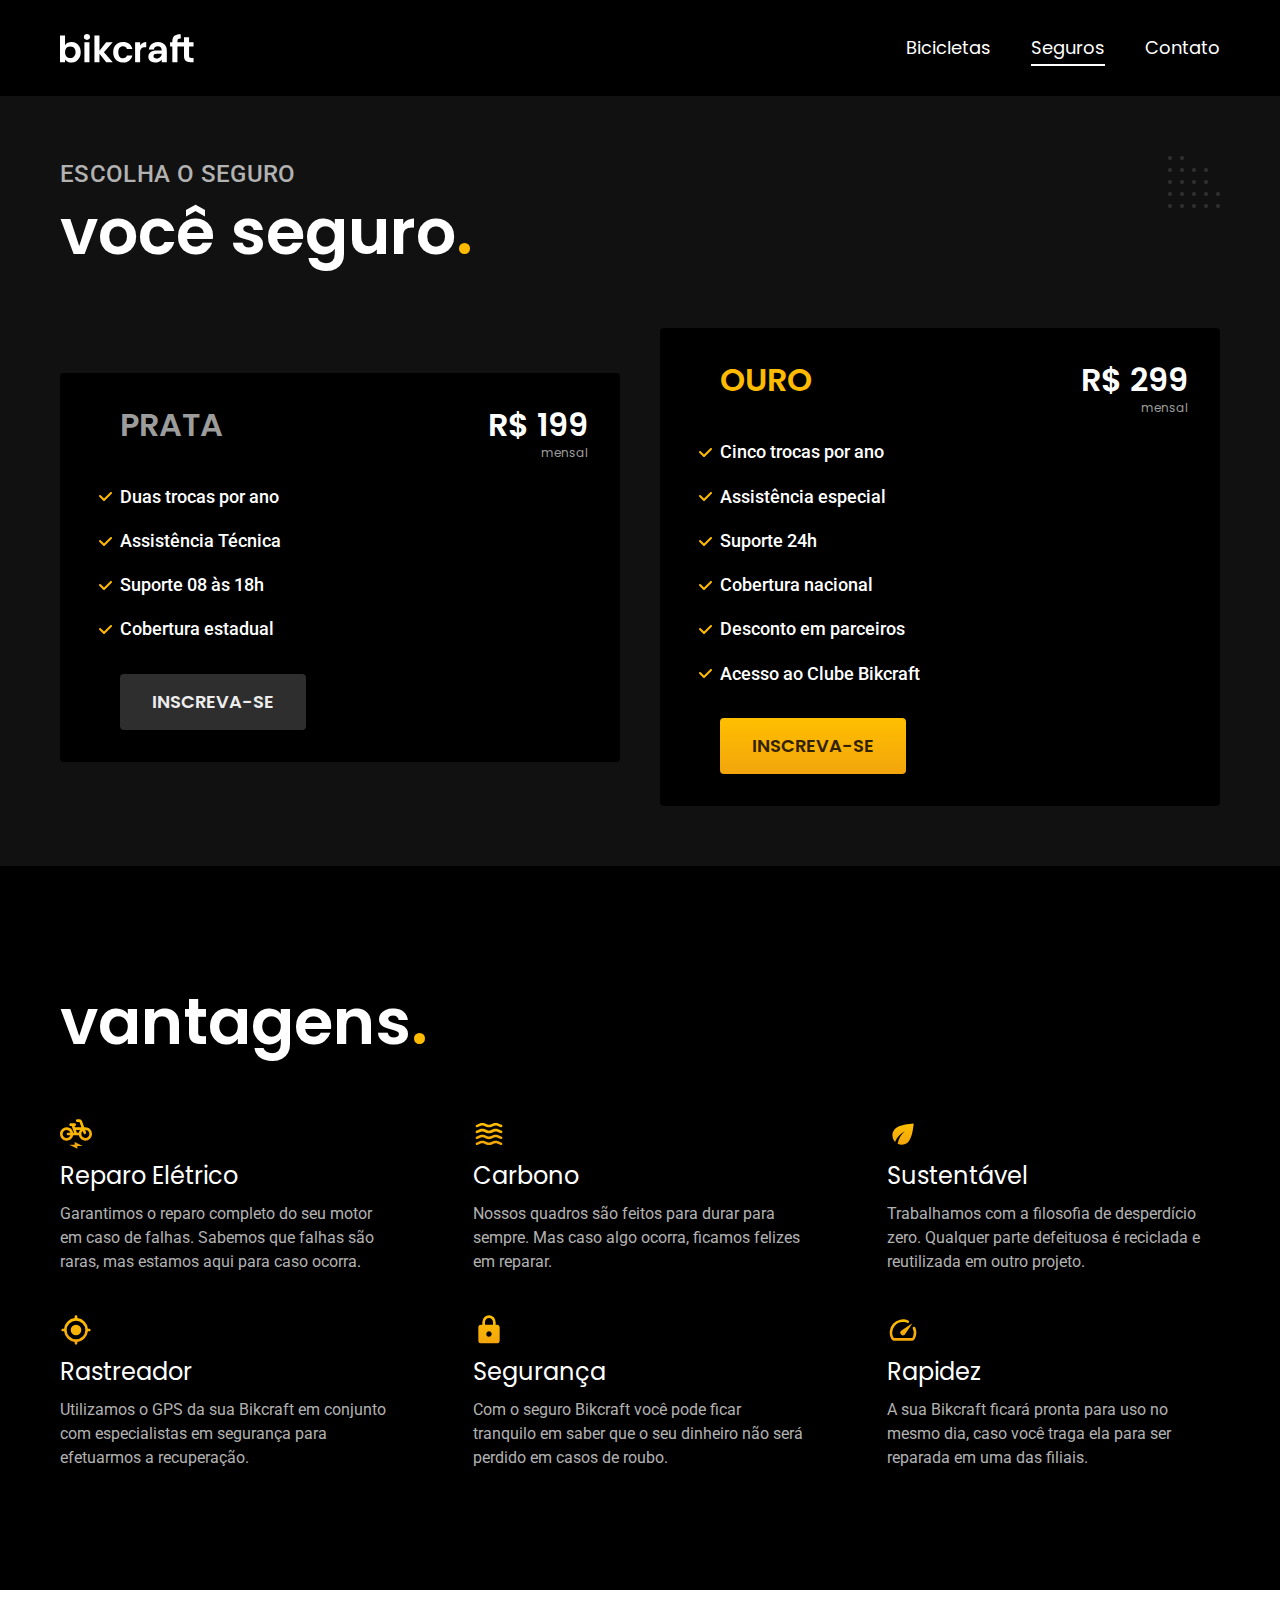
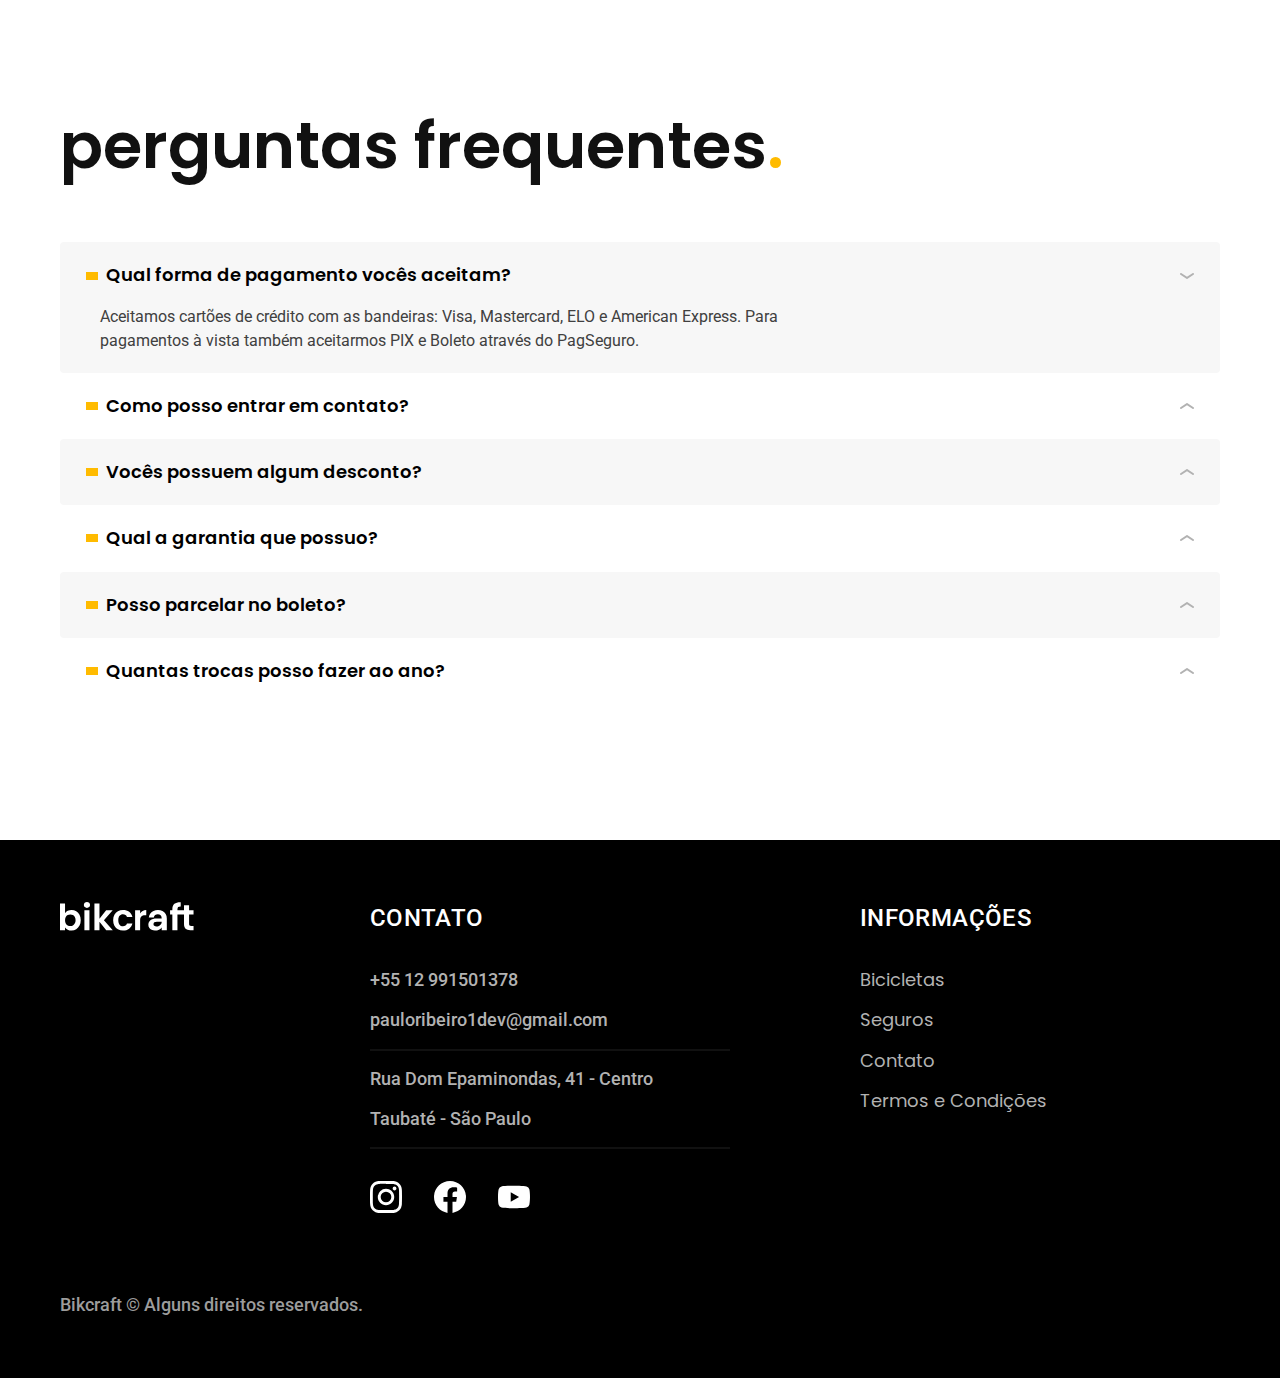
<file: seguros.html>
<!DOCTYPE html>
<html lang="pt-br">

<head>
  <meta charset="UTF-8">
  <meta name="viewport" content="width=device-width, initial-scale=1.0">

  <title>Seguros | Bikcraft</title>
  <meta name="description" content="Termos e condições.">

  <link rel="icon" href="./favicon.svg" type="image/svg+xml">
  <link rel="preload" href="./css/style.min.css" as="style">
  <link rel="stylesheet" href="/css/style.min.css">
  <script>document.documentElement.classList.add('js');</script>

  <link rel="preconnect" href="https://fonts.googleapis.com">
  <link rel="preconnect" href="https://fonts.gstatic.com" crossorigin>
  <link href="https://fonts.googleapis.com/css2?family=Merriweather:ital,wght@1,900&family=Poppins:wght@400;600&family=Roboto:wght@400;500&display=swap" rel="stylesheet">
</head>

<body id="seguros">
  <header class="header-bg">
    <div class="header container">
      <a href="./">
        <img src="./img/bikcraft.svg" alt="Bikcraft">
      </a>

      <nav aria-label="primaria">
        <ul class="header-menu font-1-m cor-0">
          <li><a href="./bicicletas.html">Bicicletas</a></li>
          <li><a href="./seguros.html">Seguros</a></li>
          <li><a href="./contato.html">Contato</a></li>
        </ul>
      </nav>
    </div>
  </header>

  <main class="seguros-bg">
    <div class="titulo-bg">
      <div class="titulo container">
        <p class="font-2-l-b cor-5">Escolha o seguro</p>
        <h1 class="font-1-xxl cor-0">você seguro<span class="cor-p1">.</span></h1>
      </div>
    </div>

    <div class="seguros container">

      <div class="seguros-item fadeInLeft" data-anime="200">
        <h3 class="font-1-xl cor-6">PRATA</h3>
        <span class="font-1-xl cor-0">R$ 199 <span class="font-1-xs cor-6">mensal</span></span>
        <ul class="font-2-m cor-0">
          <li>Duas trocas por ano</li>
          <li>Assistência Técnica</li>
          <li>Suporte 08 às 18h</li>
          <li>Cobertura estadual</li>
        </ul>
        <a class="botao secundario" href="./orcamento.html?tipo=seguro&produto=prata">Inscreva-se</a>
      </div>

      <div class="seguros-item fadeInRight" data-anime="400">
        <h3 class="font-1-xl cor-p1">OURO</h3>
        <span class="font-1-xl cor-0">R$ 299 <span class="font-1-xs cor-6">mensal</span></span>
        <ul class="font-2-m cor-0">
          <li>Cinco trocas por ano</li>
          <li>Assistência especial</li>
          <li>Suporte 24h</li>
          <li>Cobertura nacional</li>
          <li>Desconto em parceiros</li>
          <li>Acesso ao Clube Bikcraft</li>
        </ul>
        <a class="botao" href="./orcamento.html?tipo=seguro&produto=ouro">Inscreva-se</a>
      </div>
    </div>
  </main>

  <article class="vantagens-bg">
    <div class="vantagens container">
      <h2 class="font-1-xxl cor-0">vantagens<span class="cor-p1">.</span></h2>
      <ul>
        <li>
          <img src="./img/icones/eletrica.svg" alt="">
          <h3 class="font-1-l cor-0">Reparo Elétrico</h3>
          <p class="font-2-s cor-5">Garantimos o reparo completo do seu motor em caso de falhas. Sabemos que falhas são raras, mas estamos aqui para caso ocorra.</p>
        </li>
        <li>
          <img src="./img/icones/carbono.svg" alt="">
          <h3 class="font-1-l cor-0">Carbono</h3>
          <p class="font-2-s cor-5">Nossos quadros são feitos para durar para sempre. Mas caso algo ocorra, ficamos felizes em reparar.</p>
        </li>
        <li>
          <img src="./img/icones/sustentavel.svg" alt="">
          <h3 class="font-1-l cor-0">Sustentável</h3>
          <p class="font-2-s cor-5">Trabalhamos com a filosofia de desperdício zero. Qualquer parte defeituosa é reciclada e reutilizada em outro projeto.</p>
        </li>
        <li>
          <img src="./img/icones/rastreador.svg" alt="">
          <h3 class="font-1-l cor-0">Rastreador</h3>
          <p class="font-2-s cor-5">Utilizamos o GPS da sua Bikcraft em conjunto com especialistas em segurança para efetuarmos a recuperação.</p>
        </li>
        <li>
          <img src="./img/icones/seguro.svg" alt="">
          <h3 class="font-1-l cor-0">Segurança</h3>
          <p class="font-2-s cor-5">Com o seguro Bikcraft você pode ficar tranquilo em saber que o seu dinheiro não será perdido em casos de roubo.</p>
        </li>
        <li>
          <img src="./img/icones/velocidade.svg" alt="">
          <h3 class="font-1-l cor-0">Rapidez</h3>
          <p class="font-2-s cor-5">A sua Bikcraft ficará pronta para uso no mesmo dia, caso você traga ela para ser reparada em uma das filiais.</p>
        </li>
      </ul>
    </div>
  </article>

  <article class="perguntas container">
    <h2 class="font-1-xxl">perguntas frequentes<span class="cor-p1">.</span></h2>

    <dl>
      <div>
        <dt><button class="font-1-m-b" aria-controls="pergunta1" aria-expanded="true">Qual forma de pagamento vocês aceitam?</button></dt>
        <dd id="pergunta1" class="font-2-s cor-9 ativa">Aceitamos cartões de crédito com as bandeiras: Visa, Mastercard, ELO e American Express. Para pagamentos à vista também aceitarmos PIX e Boleto através do PagSeguro.</dd>
      </div>
      <div>
        <dt><button class="font-1-m-b" aria-controls="pergunta2" aria-expanded="false">Como posso entrar em contato?</button></dt>
        <dd id="pergunta2" class="font-2-s cor-9">Aceitamos cartões de crédito com as bandeiras: Visa, Mastercard, ELO e American Express. Para pagamentos à vista também aceitarmos PIX e Boleto através do PagSeguro.</dd>
      </div>
      <div>
        <dt><button class="font-1-m-b" aria-controls="pergunta3" aria-expanded="false">Vocês possuem algum desconto?</button></dt>
        <dd id="pergunta3" class="font-2-s cor-9">Aceitamos cartões de crédito com as bandeiras: Visa, Mastercard, ELO e American Express. Para pagamentos à vista também aceitarmos PIX e Boleto através do PagSeguro.</dd>
      </div>
      <div>
        <dt><button class="font-1-m-b" aria-controls="pergunta4" aria-expanded="false">Qual a garantia que possuo?</button></dt>
        <dd id="pergunta4" class="font-2-s cor-9">Aceitamos cartões de crédito com as bandeiras: Visa, Mastercard, ELO e American Express. Para pagamentos à vista também aceitarmos PIX e Boleto através do PagSeguro.</dd>
      </div>
      <div>
        <dt><button class="font-1-m-b" aria-controls="pergunta5" aria-expanded="false">Posso parcelar no boleto?</button></dt>
        <dd id="pergunta5" class="font-2-s cor-9">Aceitamos cartões de crédito com as bandeiras: Visa, Mastercard, ELO e American Express. Para pagamentos à vista também aceitarmos PIX e Boleto através do PagSeguro.</dd>
      </div>
      <div>
        <dt><button class="font-1-m-b" aria-controls="pergunta6" aria-expanded="false">Quantas trocas posso fazer ao ano?</button></dt>
        <dd id="pergunta6" class="font-2-s cor-9">Aceitamos cartões de crédito com as bandeiras: Visa, Mastercard, ELO e American Express. Para pagamentos à vista também aceitarmos PIX e Boleto através do PagSeguro.</dd>
      </div>
    </dl>
  </article>

  <footer class="footer-bg">
    <div class="footer container">
      <img src="./img/bikcraft.svg" alt="Bikcraft">
      <div class="footer-contato">
        <h3 class="font-2-l-b cor-0">Contato</h3>
        <ul class="font-2-m cor-5">
          <li><a href="tel:+5512991501378">+55 12 991501378</a></li>
          <li><a href="mailto:pauloribeiro1dev@gmail.com">pauloribeiro1dev@gmail.com</a></li>
          <li>Rua Dom Epaminondas, 41 - Centro</li>
          <li>Taubaté - São Paulo</li>
        </ul>
        <div class="footer-redes">
          <a href="./">
            <img src="./img/redes/instagram.svg" alt="Instagram">
          </a>
          <a href="./">
            <img src="./img/redes/facebook.svg" alt="Facebook">
          </a>
          <a href="./">
            <img src="./img/redes/youtube.svg" alt="Youtube">
          </a>
        </div>
      </div>
      <div class="footer-informacoes">
        <h3 class="font-2-l-b cor-0">Informações</h3>
        <nav>
          <ul class="font-1-m cor-5">
            <li><a href="./bicicletas.html">Bicicletas</a></li>
            <li><a href="./seguros.html">Seguros</a></li>
            <li><a href="./contato.html">Contato</a></li>
            <li><a href="./termos.html">Termos e Condições</a></li>
          </ul>
        </nav>
      </div>
      <p class="footer-copy font-2-m cor-6">Bikcraft © Alguns direitos reservados.</p>
    </div>
  </footer>

  <script src="./js/plugins/simple-anime.js"></script>
  <script src="./js/script.js"></script>
</body>

</html>
</file>
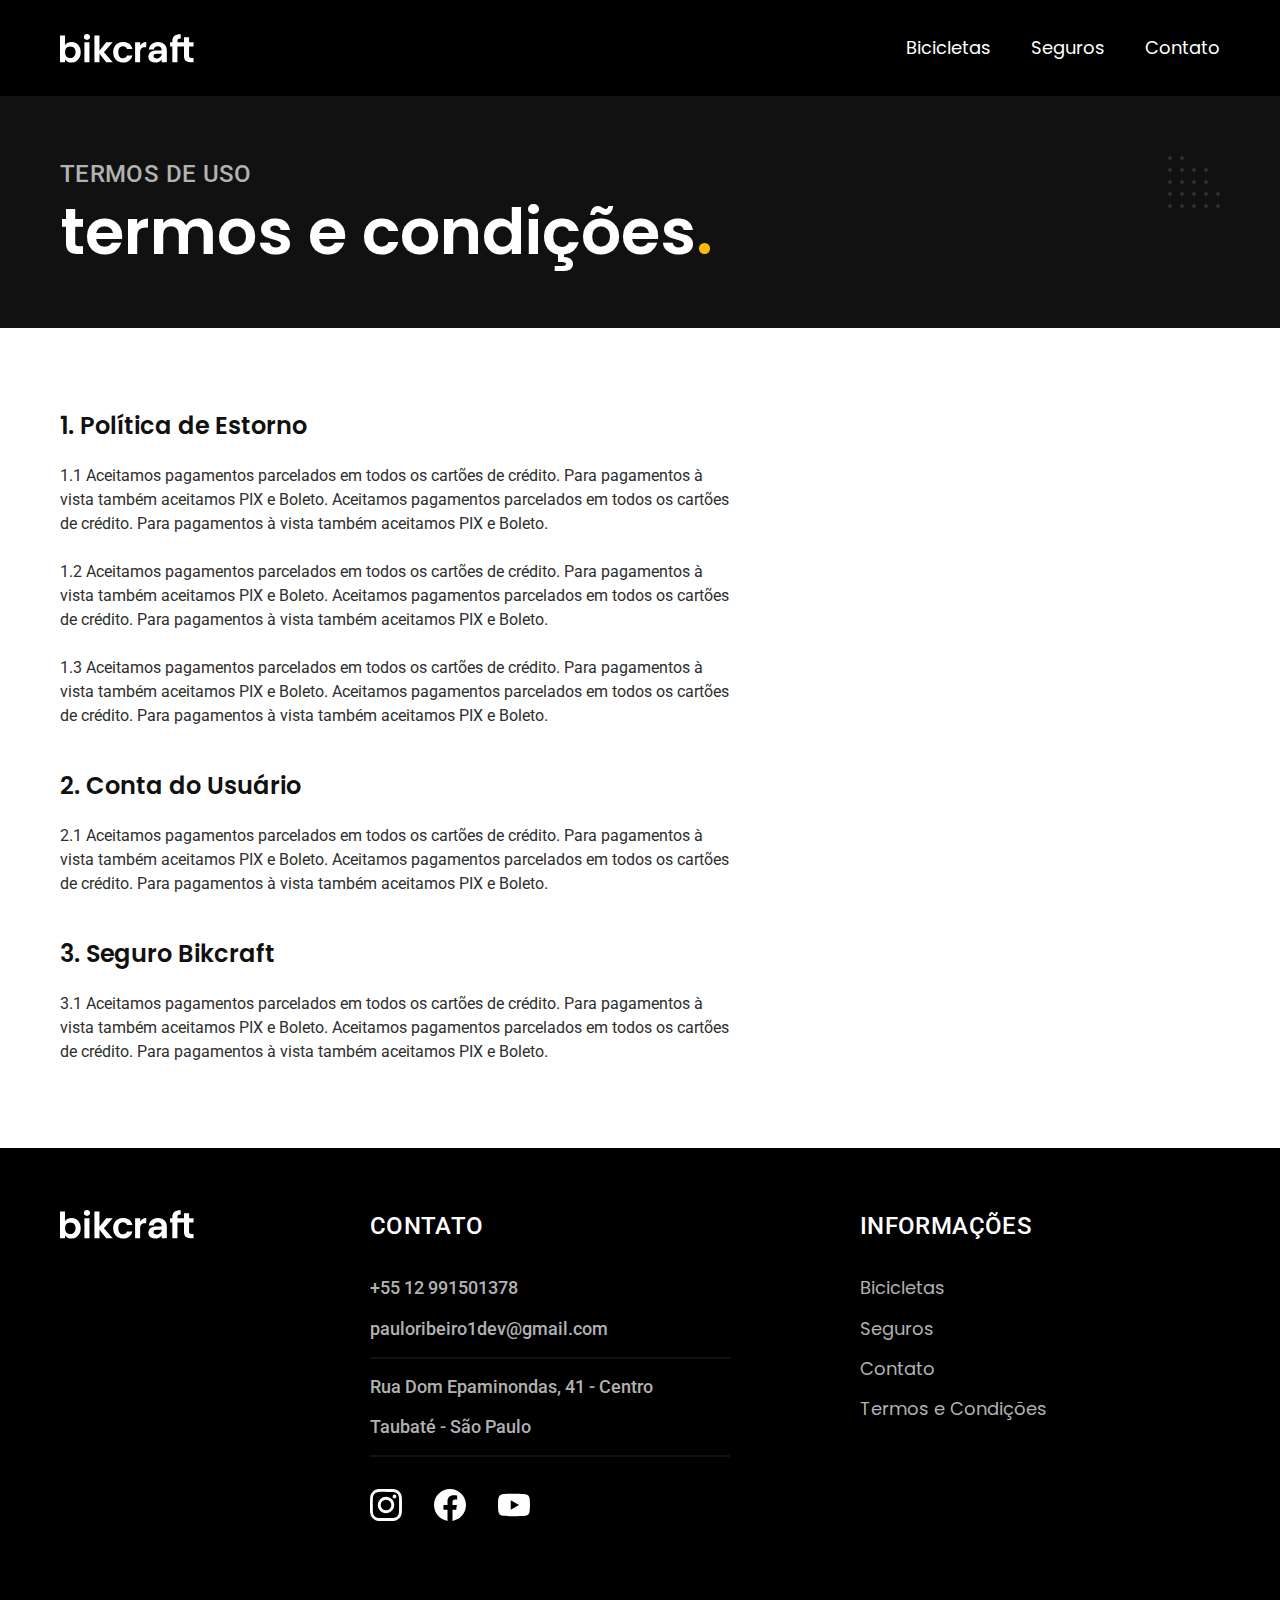
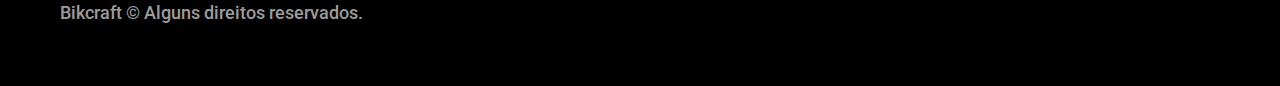
<file: termos.html>
<!DOCTYPE html>
<html lang="pt-br">

<head>
  <meta charset="UTF-8">
  <meta name="viewport" content="width=device-width, initial-scale=1.0">

  <title>Termos e Condições | Bikcraft</title>
  <meta name="description" content="Termos e condições.">

  <link rel="icon" href="./favicon.svg" type="image/svg+xml">
  <link rel="preload" href="./css/style.min.css" as="style">
  <link rel="stylesheet" href="/css/style.min.css">
  <script>document.documentElement.classList.add('js');</script>

  <link rel="preconnect" href="https://fonts.googleapis.com">
  <link rel="preconnect" href="https://fonts.gstatic.com" crossorigin>
  <link href="https://fonts.googleapis.com/css2?family=Merriweather:ital,wght@1,900&family=Poppins:wght@400;600&family=Roboto:wght@400;500&display=swap" rel="stylesheet">
</head>

<body id="termos">
  <header class="header-bg">
    <div class="header container">
      <a href="./">
        <img src="./img/bikcraft.svg" alt="Bikcraft">
      </a>

      <nav aria-label="primaria">
        <ul class="header-menu font-1-m cor-0">
          <li><a href="./bicicletas.html">Bicicletas</a></li>
          <li><a href="./seguros.html">Seguros</a></li>
          <li><a href="./contato.html">Contato</a></li>
        </ul>
      </nav>
    </div>
  </header>

  <main>
    <div class="titulo-bg">
      <div class="titulo container">
        <p class="font-2-l-b cor-5">Termos de uso</p>
        <h1 class="font-1-xxl cor-0">termos e condições<span class="cor-p1">.</span></h1>
      </div>
    </div>

    <div class="termos font-2-s cor-10 container">
      <h2 class="font-1-l cor-11">1. Política de Estorno</h2>
      <p>1.1 Aceitamos pagamentos parcelados em todos os cartões de crédito. Para pagamentos à vista também aceitamos PIX e Boleto. Aceitamos pagamentos parcelados em todos os cartões de crédito. Para pagamentos à vista também aceitamos PIX e Boleto.</p>
      <p>1.2 Aceitamos pagamentos parcelados em todos os cartões de crédito. Para pagamentos à vista também aceitamos PIX e Boleto. Aceitamos pagamentos parcelados em todos os cartões de crédito. Para pagamentos à vista também aceitamos PIX e Boleto.</p>
      <p>1.3 Aceitamos pagamentos parcelados em todos os cartões de crédito. Para pagamentos à vista também aceitamos PIX e Boleto. Aceitamos pagamentos parcelados em todos os cartões de crédito. Para pagamentos à vista também aceitamos PIX e Boleto.</p>
      <h2 class="font-1-l cor-11">2. Conta do Usuário</h2>
      <p>2.1 Aceitamos pagamentos parcelados em todos os cartões de crédito. Para pagamentos à vista também aceitamos PIX e Boleto. Aceitamos pagamentos parcelados em todos os cartões de crédito. Para pagamentos à vista também aceitamos PIX e Boleto.</p>
      <h2 class="font-1-l cor-11">3. Seguro Bikcraft</h2>
      <p>3.1 Aceitamos pagamentos parcelados em todos os cartões de crédito. Para pagamentos à vista também aceitamos PIX e Boleto. Aceitamos pagamentos parcelados em todos os cartões de crédito. Para pagamentos à vista também aceitamos PIX e Boleto.</p>
    </div>
  </main>

  <footer class="footer-bg">
    <div class="footer container">
      <img src="./img/bikcraft.svg" alt="Bikcraft">
      <div class="footer-contato">
        <h3 class="font-2-l-b cor-0">Contato</h3>
        <ul class="font-2-m cor-5">
          <li><a href="tel:+5512991501378">+55 12 991501378</a></li>
          <li><a href="mailto:pauloribeiro1dev@gmail.com">pauloribeiro1dev@gmail.com</a></li>
          <li>Rua Dom Epaminondas, 41 - Centro</li>
          <li>Taubaté - São Paulo</li>
        </ul>
        <div class="footer-redes">
          <a href="./">
            <img src="./img/redes/instagram.svg" alt="Instagram">
          </a>
          <a href="./">
            <img src="./img/redes/facebook.svg" alt="Facebook">
          </a>
          <a href="./">
            <img src="./img/redes/youtube.svg" alt="Youtube">
          </a>
        </div>
      </div>
      <div class="footer-informacoes">
        <h3 class="font-2-l-b cor-0">Informações</h3>
        <nav>
          <ul class="font-1-m cor-5">
            <li><a href="./bicicletas.html">Bicicletas</a></li>
            <li><a href="./seguros.html">Seguros</a></li>
            <li><a href="./contato.html">Contato</a></li>
            <li><a href="./termos.html">Termos e Condições</a></li>
          </ul>
        </nav>
      </div>
      <p class="footer-copy font-2-m cor-6">Bikcraft © Alguns direitos reservados.</p>
    </div>
  </footer>
  <script src="./js/script.js"></script>
</body>

</html>
</file>
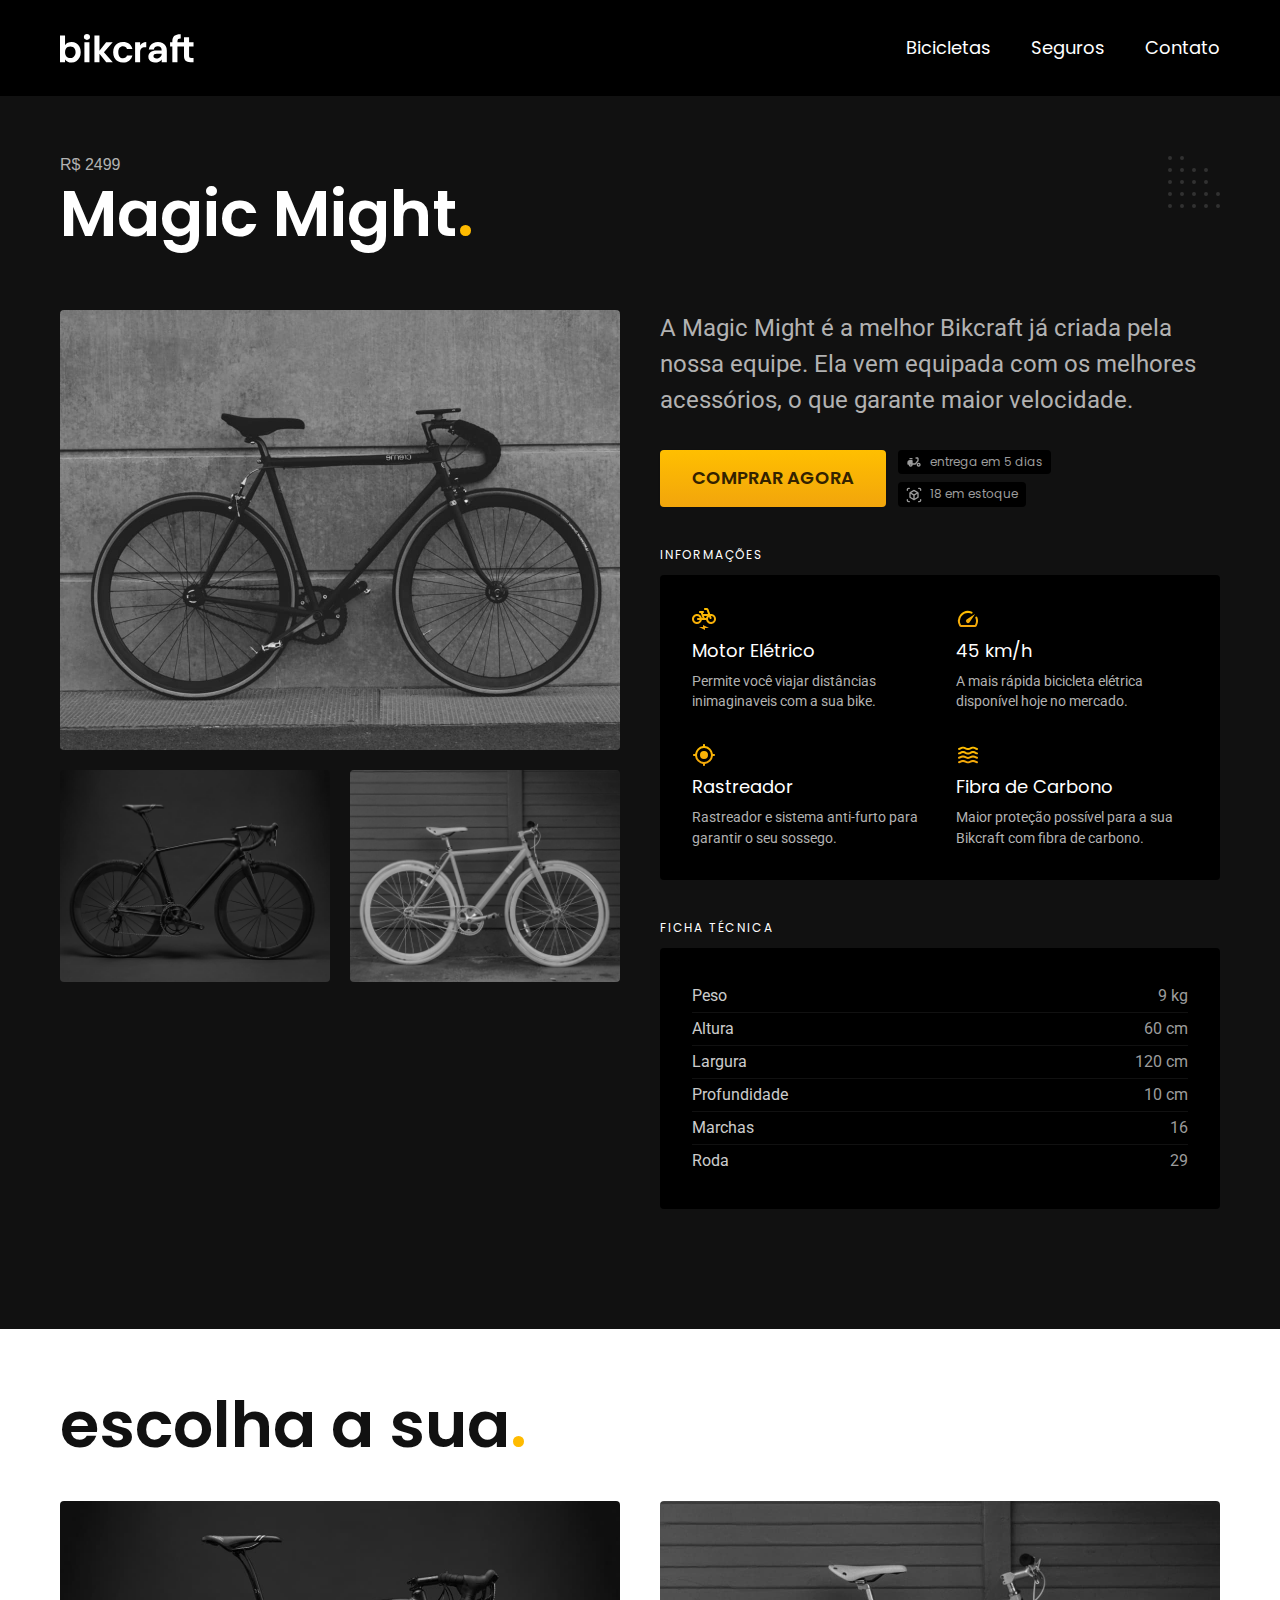
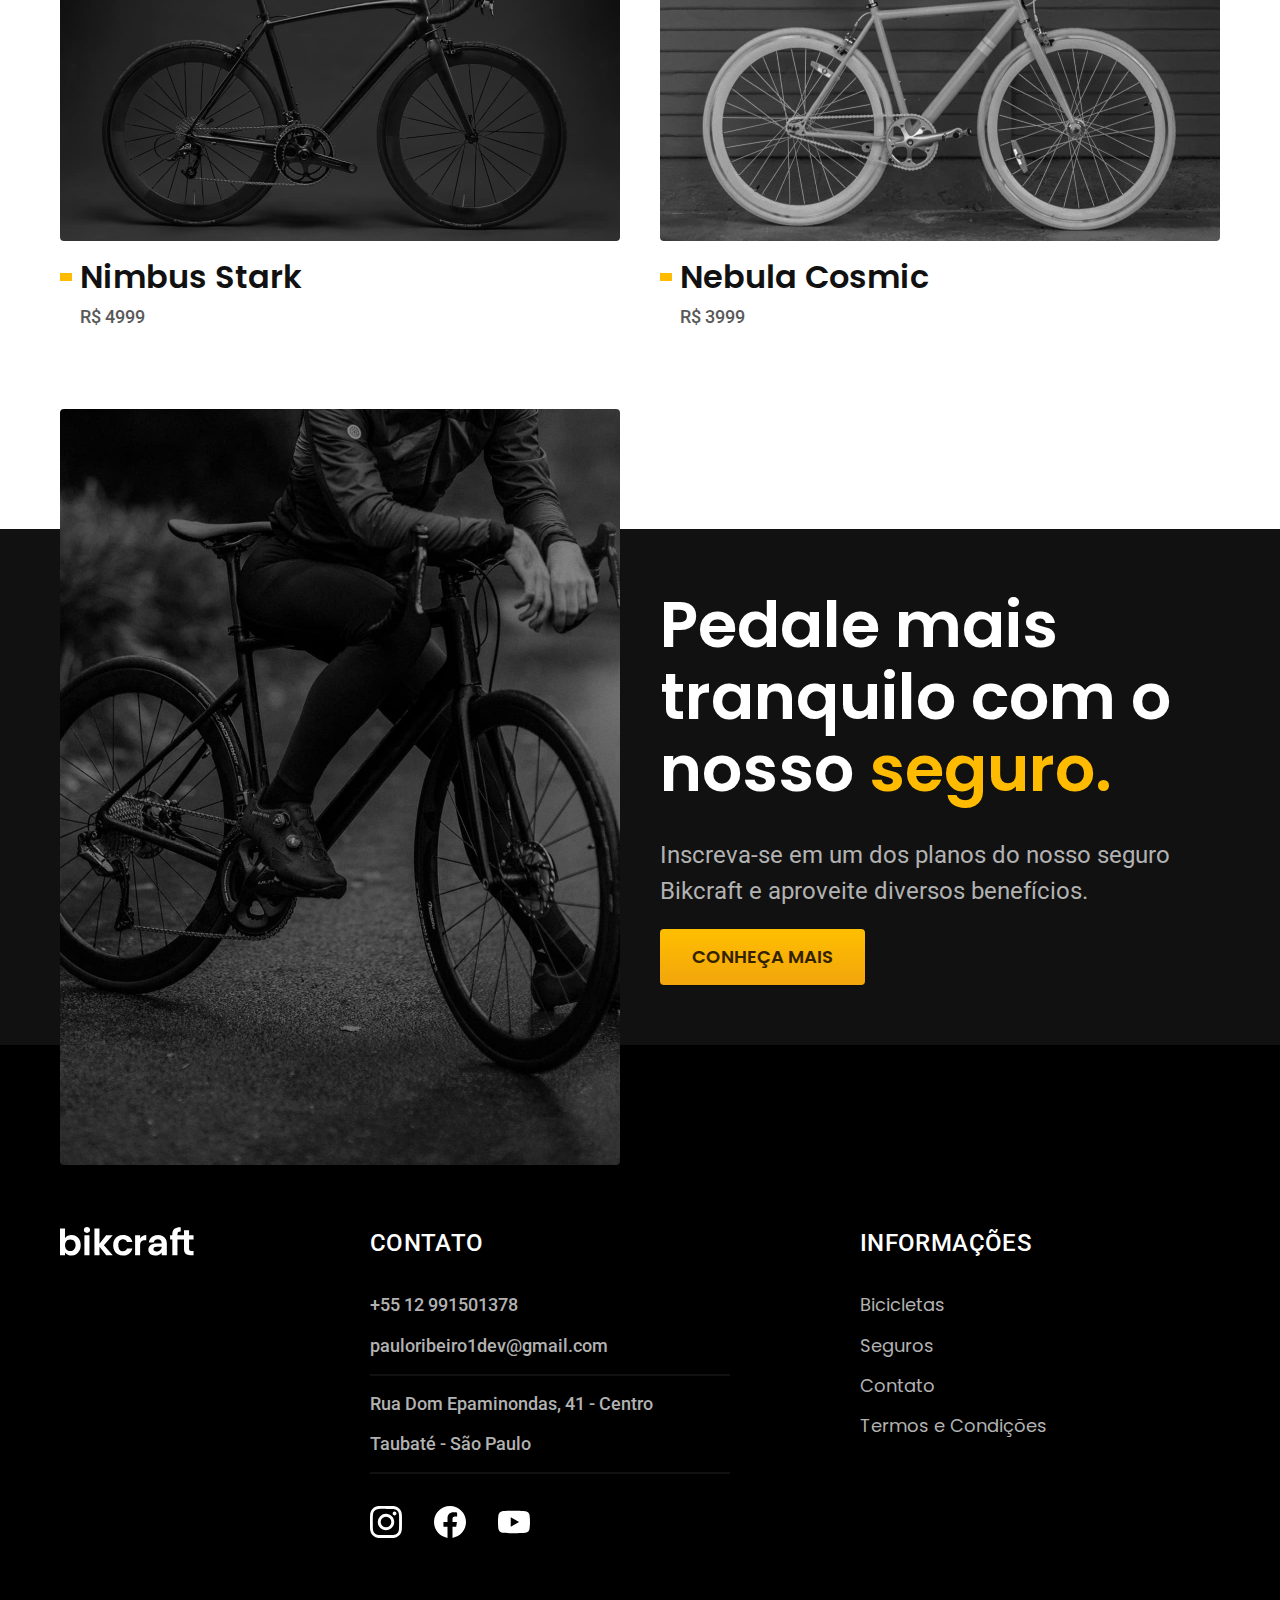
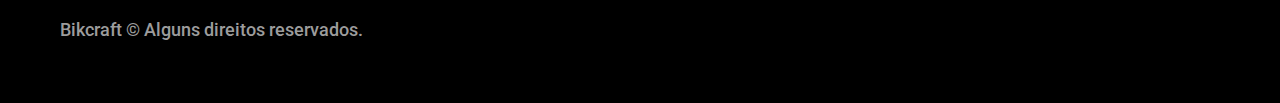
<file: bicicletas/magic.html>
<!DOCTYPE html>
<html lang="pt-br">

<head>
  <meta charset="UTF-8">
  <meta name="viewport" content="width=device-width, initial-scale=1.0">

  <title>Magic Might | Bikcraft</title>
  <meta name="description" content="Magic Might">

  <link rel="icon" href="../favicon.svg" type="image/svg+xml">
  <link rel="preload" href="../css/style.min.css" as="style">
  <link rel="stylesheet" href="../css/style.min.css">
  <script>document.documentElement.classList.add('js');</script>

  <link rel="preconnect" href="https://fonts.googleapis.com">
  <link rel="preconnect" href="https://fonts.gstatic.com" crossorigin>
  <link href="https://fonts.googleapis.com/css2?family=Merriweather:ital,wght@1,900&family=Poppins:wght@400;600&family=Roboto:wght@400;500&display=swap" rel="stylesheet">
</head>

<body id="bicicleta">
  <header class="header-bg">
    <div class="header container">
      <a href="../">
        <img src="../img/bikcraft.svg" alt="Bikcraft">
      </a>

      <nav aria-label="primaria">
        <ul class="header-menu font-1-m cor-0">
          <li><a href="../bicicletas.html">Bicicletas</a></li>
          <li><a href="../seguros.html">Seguros</a></li>
          <li><a href="../contato.html">Contato</a></li>
        </ul>
      </nav>
    </div>
  </header>

  <main class="titulo-bg">
    <div>
      <div class="titulo container">
        <p class="font-2-x-l cor-5">R$ 2499</p>
        <h1 class="font-1-xxl cor-0">Magic Might<span class="cor-p1">.</span></h1>
      </div>
    </div>
    <div class="bicicleta container">
      <div class="bicicleta-imagens">
        <img src="../img/bicicleta/nimbus2.jpg" alt="Bicicleta 1">
        <img src="../img/bicicleta/nimbus1.jpg" alt="Bicicleta 2">
        <img src="../img/bicicleta/nimbus3.jpg" alt="Bicicleta 3">
      </div>
      <div class="bicicleta-conteudo">
        <p class="font-2-l cor-5">A Magic Might é a melhor Bikcraft já criada pela nossa equipe. Ela vem equipada com os melhores acessórios, o que garante maior velocidade.</p>
        <div class="bicicleta-comprar">
          <a class="botao" href="../orcamento.html?tipo=bikcraft&produto=magic">Comprar Agora</a>
          <span class="font-1-xs cor-6"><img src="../img/icones/entrega.svg" alt=""> entrega em 5 dias</span>
          <span class="font-1-xs cor-6"><img src="../img/icones/estoque.svg" alt=""> 18 em estoque</span>
        </div>

        <h2 class="font-1-xs cor-0">Informações</h2>
        <ul class="bicicleta-informacoes">
          <li>
            <img src="../img/icones/eletrica.svg" alt="">
            <h3 class="font-1-m cor-0">Motor Elétrico</h3>
            <p class="font-2-xs cor-5">Permite você viajar distâncias inimaginaveis com a sua bike.</p>
          </li>
          <li>
            <img src="../img/icones/velocidade.svg" alt="">
            <h3 class="font-1-m cor-0">45 km/h</h3>
            <p class="font-2-xs cor-5">A mais rápida bicicleta elétrica disponível hoje no mercado.</p>
          </li>
          <li>
            <img src="../img/icones/rastreador.svg" alt="">
            <h3 class="font-1-m cor-0">Rastreador</h3>
            <p class="font-2-xs cor-5">Rastreador e sistema anti-furto para garantir o seu sossego.</p>
          </li>
          <li>
            <img src="../img/icones/carbono.svg" alt="">
            <h3 class="font-1-m cor-0">Fibra de Carbono</h3>
            <p class="font-2-xs cor-5">Maior proteção possível para a sua Bikcraft com fibra de carbono.</p>
          </li>
        </ul>
        <h2 class="font-1-xs cor-0">Ficha Técnica</h2>
        <ul class="bicicleta-ficha font-2-s cor-4">
          <li>Peso <span>9 kg</span></li>
          <li>Altura <span>60 cm</span></li>
          <li>Largura <span>120 cm</span></li>
          <li>Profundidade <span>10 cm</span></li>
          <li>Marchas <span>16</span></li>
          <li>Roda <span>29</span></li>
        </ul>
      </div>
    </div>
  </main>

  <article class="bicicletas-lista container">
    <h2 class="font-1-xxl">escolha a sua<span class="cor-p1">.</span></h2>

    <ul>
      <li>
        <a href="./nimbus.html">
          <img src="../img/bicicletas/nimbus.jpg" alt="Bicicleta preta">
          <h3 class="font-1-xl">Nimbus Stark</h3>
          <span class="font-2-m cor-8">R$ 4999</span>
        </a>
      </li>
      <li>
        <a href="./nebula.html">
          <img src="../img/bicicletas/nebula.jpg" alt="Bicicleta preta">
          <h3 class="font-1-xl">Nebula Cosmic</h3>
          <span class="font-2-m cor-8">R$ 3999</span>
        </a>
      </li>
    </ul>
  </article>

  <article class="seguro-bg">
    <div class="seguro container">
      <div class="seguro-imagem">
        <img src="../img/fotos/seguros.jpg" alt="Pessoa para em cima de uma bicicleta">
      </div>
      <div class="seguro-conteudo">
        <h2 class="font-1-xxl cor-0">Pedale mais tranquilo com o nosso <span class="cor-p1">seguro.</span></h2>
        <p class="font-2-l cor-5">Inscreva-se em um dos planos do nosso seguro Bikcraft e aproveite diversos benefícios.</p>
        <a class="botao" href="../seguros.html">Conheça Mais</a>
      </div>
    </div>
  </article>

  <footer class="footer-bg">
    <div class="footer container">
      <img src="../img/bikcraft.svg" alt="Bikcraft">
      <div class="footer-contato">
        <h3 class="font-2-l-b cor-0">Contato</h3>
        <ul class="font-2-m cor-5">
          <li><a href="tel:+5512991501378">+55 12 991501378</a></li>
          <li><a href="mailto:pauloribeiro1dev@gmail.com">pauloribeiro1dev@gmail.com</a></li>
          <li>Rua Dom Epaminondas, 41 - Centro</li>
          <li>Taubaté - São Paulo</li>
        </ul>
        <div class="footer-redes">
          <a href="../">
            <img src="../img/redes/instagram.svg" alt="Instagram">
          </a>
          <a href="../">
            <img src="../img/redes/facebook.svg" alt="Facebook">
          </a>
          <a href="../">
            <img src="../img/redes/youtube.svg" alt="Youtube">
          </a>
        </div>
      </div>
      <div class="footer-informacoes">
        <h3 class="font-2-l-b cor-0">Informações</h3>
        <nav>
          <ul class="font-1-m cor-5">
            <li><a href="../bicicletas.html">Bicicletas</a></li>
            <li><a href="../seguros.html">Seguros</a></li>
            <li><a href="../contato.html">Contato</a></li>
            <li><a href="../termos.html">Termos e Condições</a></li>
          </ul>
        </nav>
      </div>
      <p class="footer-copy font-2-m cor-6">Bikcraft © Alguns direitos reservados.</p>
    </div>
  </footer>
  <script src="../js/script.js"></script>
</body>

</html>
</file>
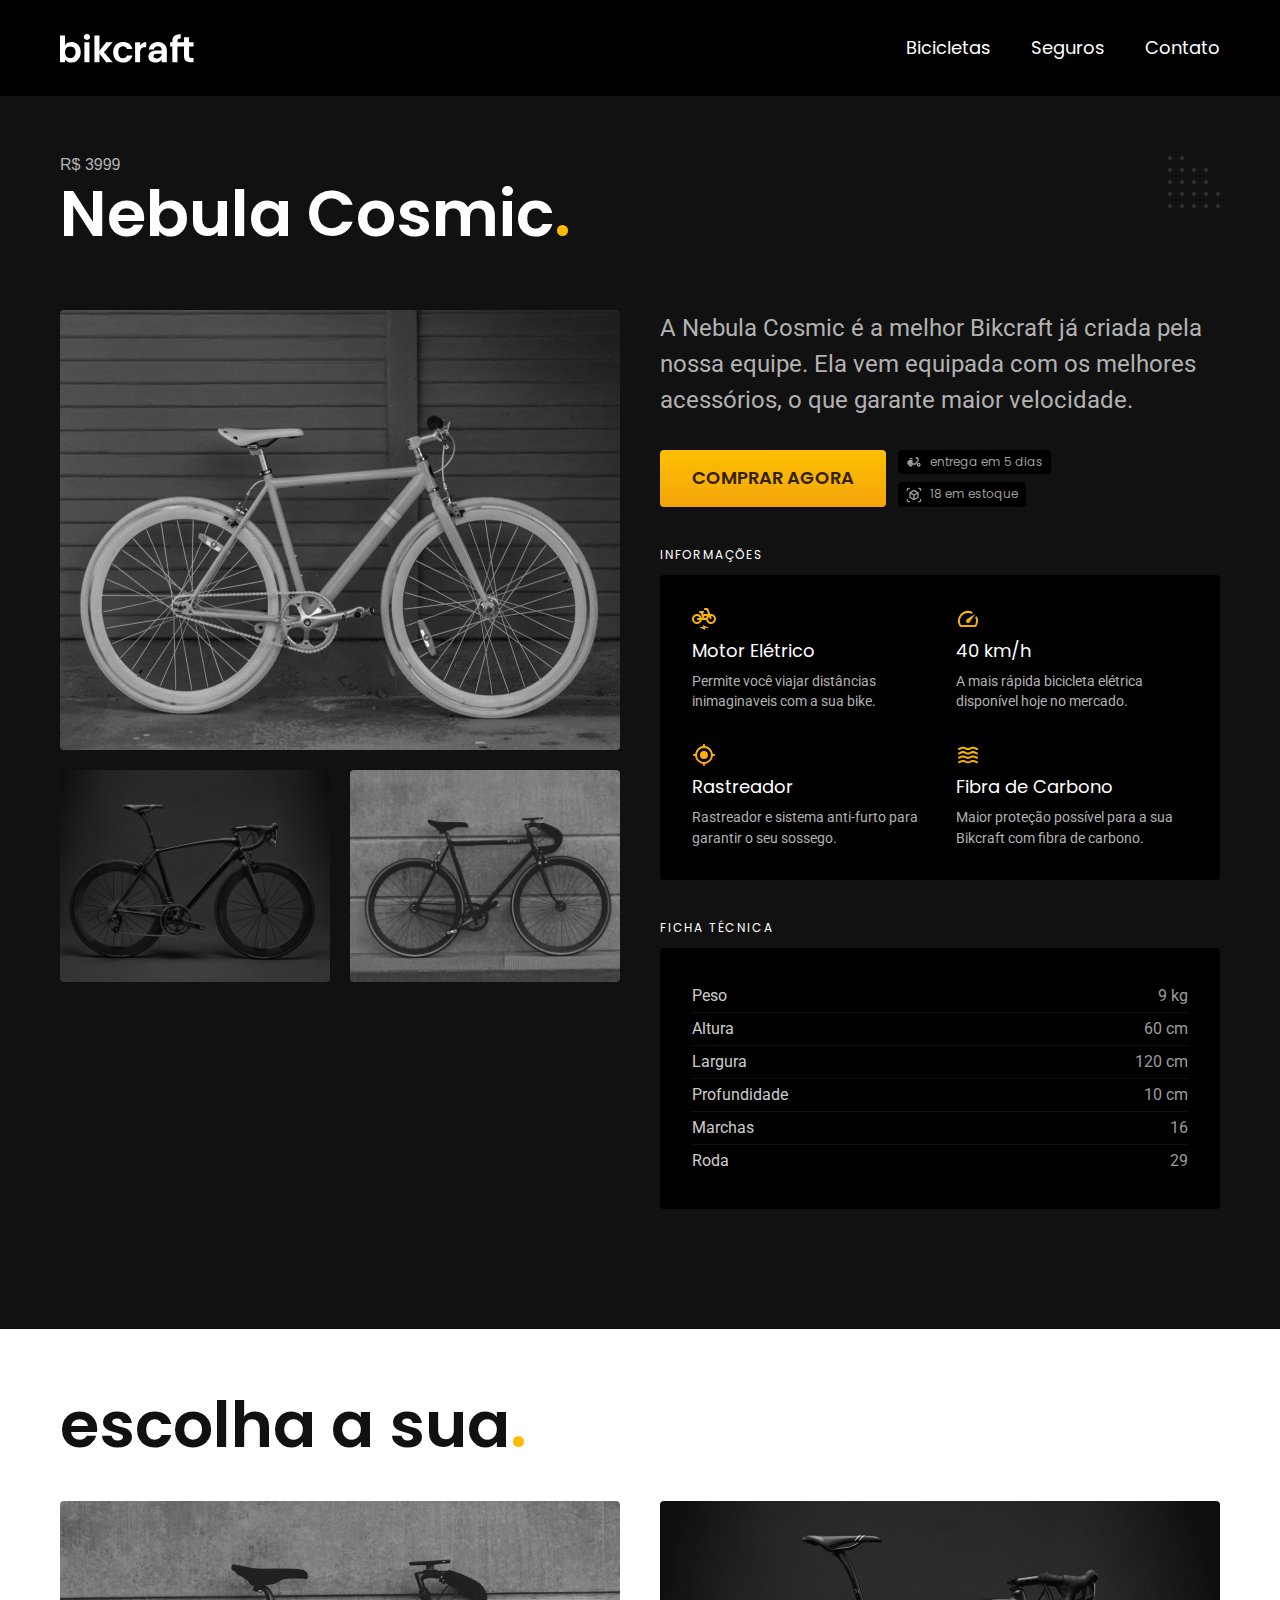
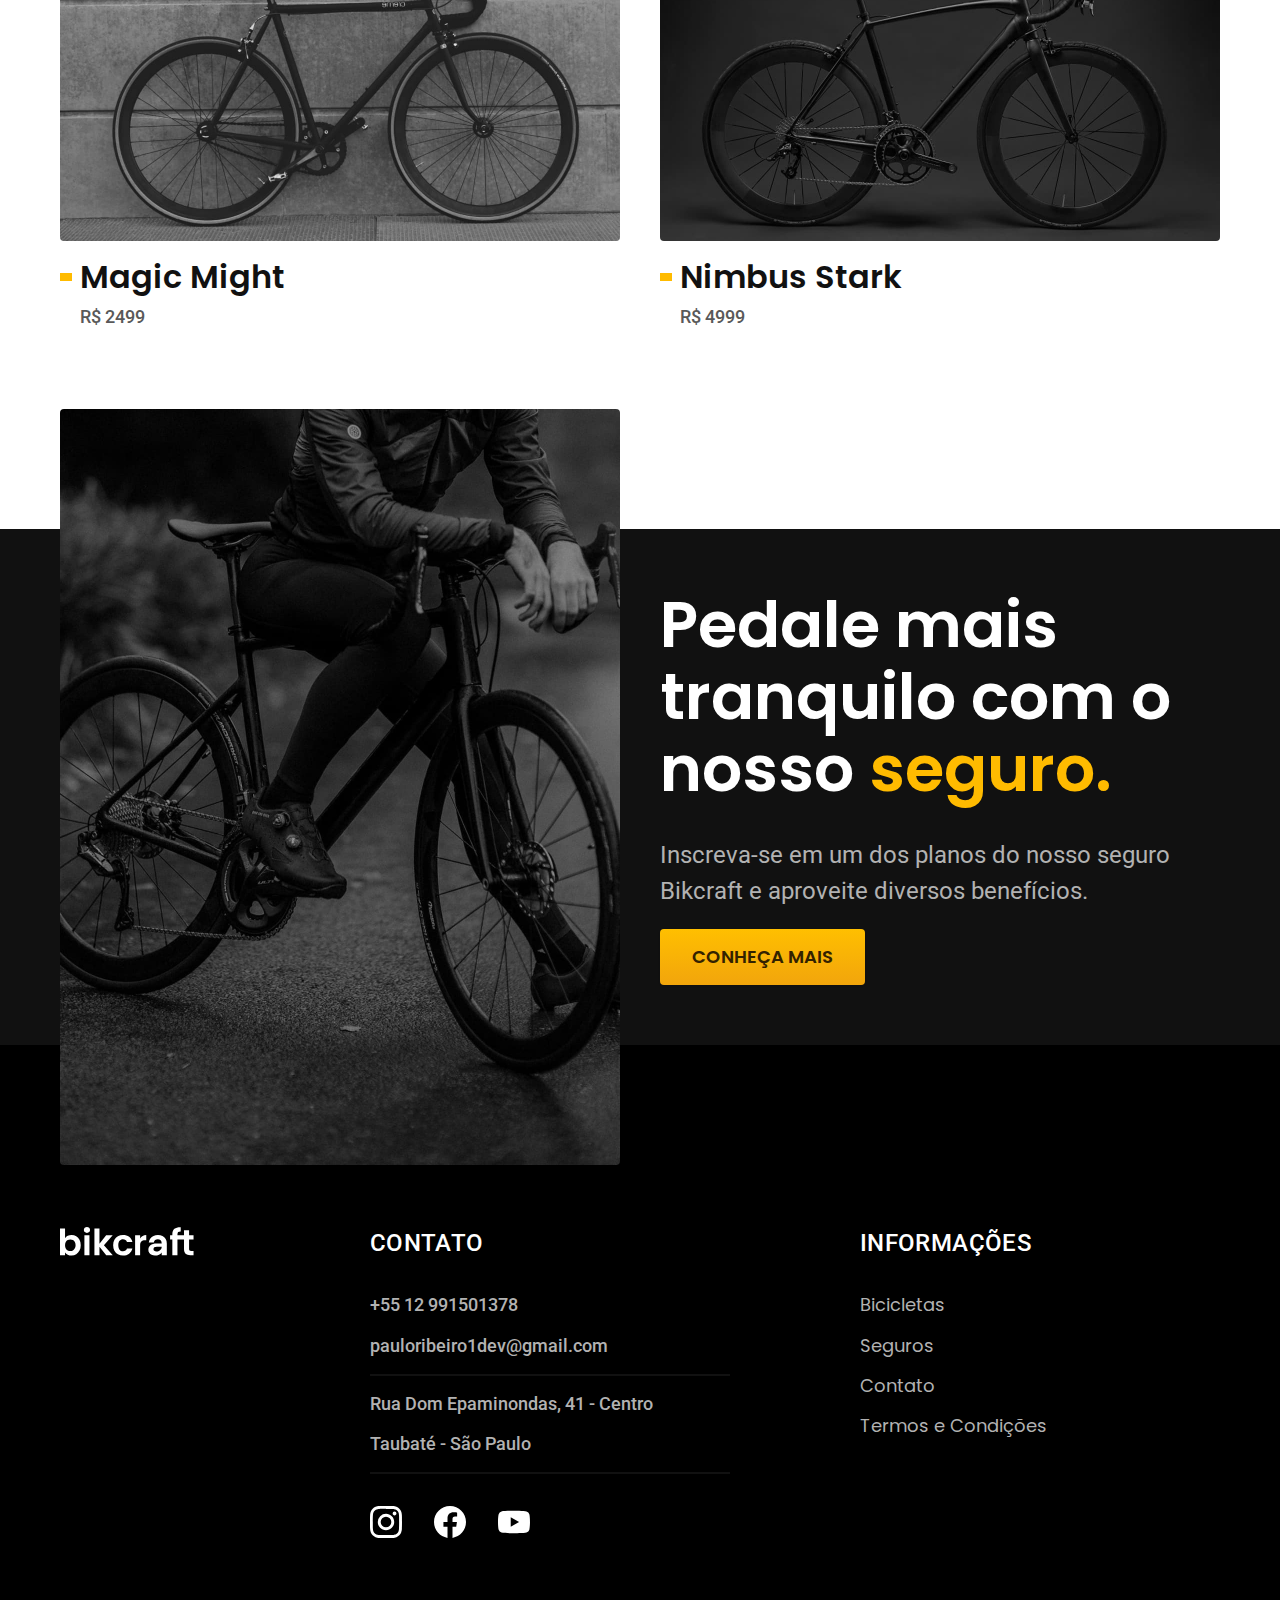
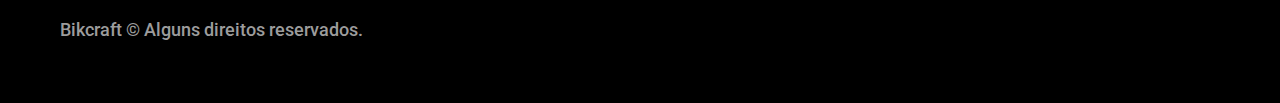
<file: bicicletas/nebula.html>
<!DOCTYPE html>
<html lang="pt-br">

<head>
  <meta charset="UTF-8">
  <meta name="viewport" content="width=device-width, initial-scale=1.0">

  <title>Nebula Cosmic | Bikcraft</title>
  <meta name="description" content="Nebula Cosmic">

  <link rel="icon" href="../favicon.svg" type="image/svg+xml">
  <link rel="preload" href="../css/style.min.css" as="style">
  <link rel="stylesheet" href="../css/style.min.css">
  <script>document.documentElement.classList.add('js');</script>

  <link rel="preconnect" href="https://fonts.googleapis.com">
  <link rel="preconnect" href="https://fonts.gstatic.com" crossorigin>
  <link href="https://fonts.googleapis.com/css2?family=Merriweather:ital,wght@1,900&family=Poppins:wght@400;600&family=Roboto:wght@400;500&display=swap" rel="stylesheet">
</head>

<body id="bicicleta">
  <header class="header-bg">
    <div class="header container">
      <a href="../">
        <img src="../img/bikcraft.svg" alt="Bikcraft">
      </a>

      <nav aria-label="primaria">
        <ul class="header-menu font-1-m cor-0">
          <li><a href="../bicicletas.html">Bicicletas</a></li>
          <li><a href="../seguros.html">Seguros</a></li>
          <li><a href="../contato.html">Contato</a></li>
        </ul>
      </nav>
    </div>
  </header>

  <main class="titulo-bg">
    <div>
      <div class="titulo container">
        <p class="font-2-x-l cor-5">R$ 3999</p>
        <h1 class="font-1-xxl cor-0">Nebula Cosmic<span class="cor-p1">.</span></h1>
      </div>
    </div>
    <div class="bicicleta container">
      <div class="bicicleta-imagens">
        <img src="../img/bicicleta/nimbus3.jpg" alt="Bicicleta 1">
        <img src="../img/bicicleta/nimbus1.jpg" alt="Bicicleta 2">
        <img src="../img/bicicleta/nimbus2.jpg" alt="Bicicleta 3">
      </div>
      <div class="bicicleta-conteudo">
        <p class="font-2-l cor-5">A Nebula Cosmic é a melhor Bikcraft já criada pela nossa equipe. Ela vem equipada com os melhores acessórios, o que garante maior velocidade.</p>
        <div class="bicicleta-comprar">
          <a class="botao" href="../orcamento.html?tipo=bikcraft&produto=nebula">Comprar Agora</a>
          <span class="font-1-xs cor-6"><img src="../img/icones/entrega.svg" alt=""> entrega em 5 dias</span>
          <span class="font-1-xs cor-6"><img src="../img/icones/estoque.svg" alt=""> 18 em estoque</span>
        </div>

        <h2 class="font-1-xs cor-0">Informações</h2>
        <ul class="bicicleta-informacoes">
          <li>
            <img src="../img/icones/eletrica.svg" alt="">
            <h3 class="font-1-m cor-0">Motor Elétrico</h3>
            <p class="font-2-xs cor-5">Permite você viajar distâncias inimaginaveis com a sua bike.</p>
          </li>
          <li>
            <img src="../img/icones/velocidade.svg" alt="">
            <h3 class="font-1-m cor-0">40 km/h</h3>
            <p class="font-2-xs cor-5">A mais rápida bicicleta elétrica disponível hoje no mercado.</p>
          </li>
          <li>
            <img src="../img/icones/rastreador.svg" alt="">
            <h3 class="font-1-m cor-0">Rastreador</h3>
            <p class="font-2-xs cor-5">Rastreador e sistema anti-furto para garantir o seu sossego.</p>
          </li>
          <li>
            <img src="../img/icones/carbono.svg" alt="">
            <h3 class="font-1-m cor-0">Fibra de Carbono</h3>
            <p class="font-2-xs cor-5">Maior proteção possível para a sua Bikcraft com fibra de carbono.</p>
          </li>
        </ul>
        <h2 class="font-1-xs cor-0">Ficha Técnica</h2>
        <ul class="bicicleta-ficha font-2-s cor-4">
          <li>Peso <span>9 kg</span></li>
          <li>Altura <span>60 cm</span></li>
          <li>Largura <span>120 cm</span></li>
          <li>Profundidade <span>10 cm</span></li>
          <li>Marchas <span>16</span></li>
          <li>Roda <span>29</span></li>
        </ul>
      </div>
    </div>
  </main>

  <article class="bicicletas-lista container">
    <h2 class="font-1-xxl">escolha a sua<span class="cor-p1">.</span></h2>

    <ul>
      <li>
        <a href="./magic.html">
          <img src="../img/bicicletas/magic.jpg" alt="Bicicleta preta">
          <h3 class="font-1-xl">Magic Might</h3>
          <span class="font-2-m cor-8">R$ 2499</span>
        </a>
      </li>
      <li>
        <a href="./nimbus.html">
          <img src="../img/bicicletas/nimbus.jpg" alt="Bicicleta preta">
          <h3 class="font-1-xl">Nimbus Stark</h3>
          <span class="font-2-m cor-8">R$ 4999</span>
        </a>
      </li>
    </ul>
  </article>

  <article class="seguro-bg">
    <div class="seguro container">
      <div class="seguro-imagem">
        <img src="../img/fotos/seguros.jpg" alt="Pessoa para em cima de uma bicicleta">
      </div>
      <div class="seguro-conteudo">
        <h2 class="font-1-xxl cor-0">Pedale mais tranquilo com o nosso <span class="cor-p1">seguro.</span></h2>
        <p class="font-2-l cor-5">Inscreva-se em um dos planos do nosso seguro Bikcraft e aproveite diversos benefícios.</p>
        <a class="botao" href="../seguros.html">Conheça Mais</a>
      </div>
    </div>
  </article>

  <footer class="footer-bg">
    <div class="footer container">
      <img src="../img/bikcraft.svg" alt="Bikcraft">
      <div class="footer-contato">
        <h3 class="font-2-l-b cor-0">Contato</h3>
        <ul class="font-2-m cor-5">
          <li><a href="tel:+5512991501378">+55 12 991501378</a></li>
          <li><a href="mailto:pauloribeiro1dev@gmail.com">pauloribeiro1dev@gmail.com</a></li>
          <li>Rua Dom Epaminondas, 41 - Centro</li>
          <li>Taubaté - São Paulo</li>
        </ul>
        <div class="footer-redes">
          <a href="../">
            <img src="../img/redes/instagram.svg" alt="Instagram">
          </a>
          <a href="../">
            <img src="../img/redes/facebook.svg" alt="Facebook">
          </a>
          <a href="../">
            <img src="../img/redes/youtube.svg" alt="Youtube">
          </a>
        </div>
      </div>
      <div class="footer-informacoes">
        <h3 class="font-2-l-b cor-0">Informações</h3>
        <nav>
          <ul class="font-1-m cor-5">
            <li><a href="../bicicletas.html">Bicicletas</a></li>
            <li><a href="../seguros.html">Seguros</a></li>
            <li><a href="../contato.html">Contato</a></li>
            <li><a href="../termos.html">Termos e Condições</a></li>
          </ul>
        </nav>
      </div>
      <p class="footer-copy font-2-m cor-6">Bikcraft © Alguns direitos reservados.</p>
    </div>
  </footer>
  <script src="../js/script.js"></script>
</body>

</html>
</file>
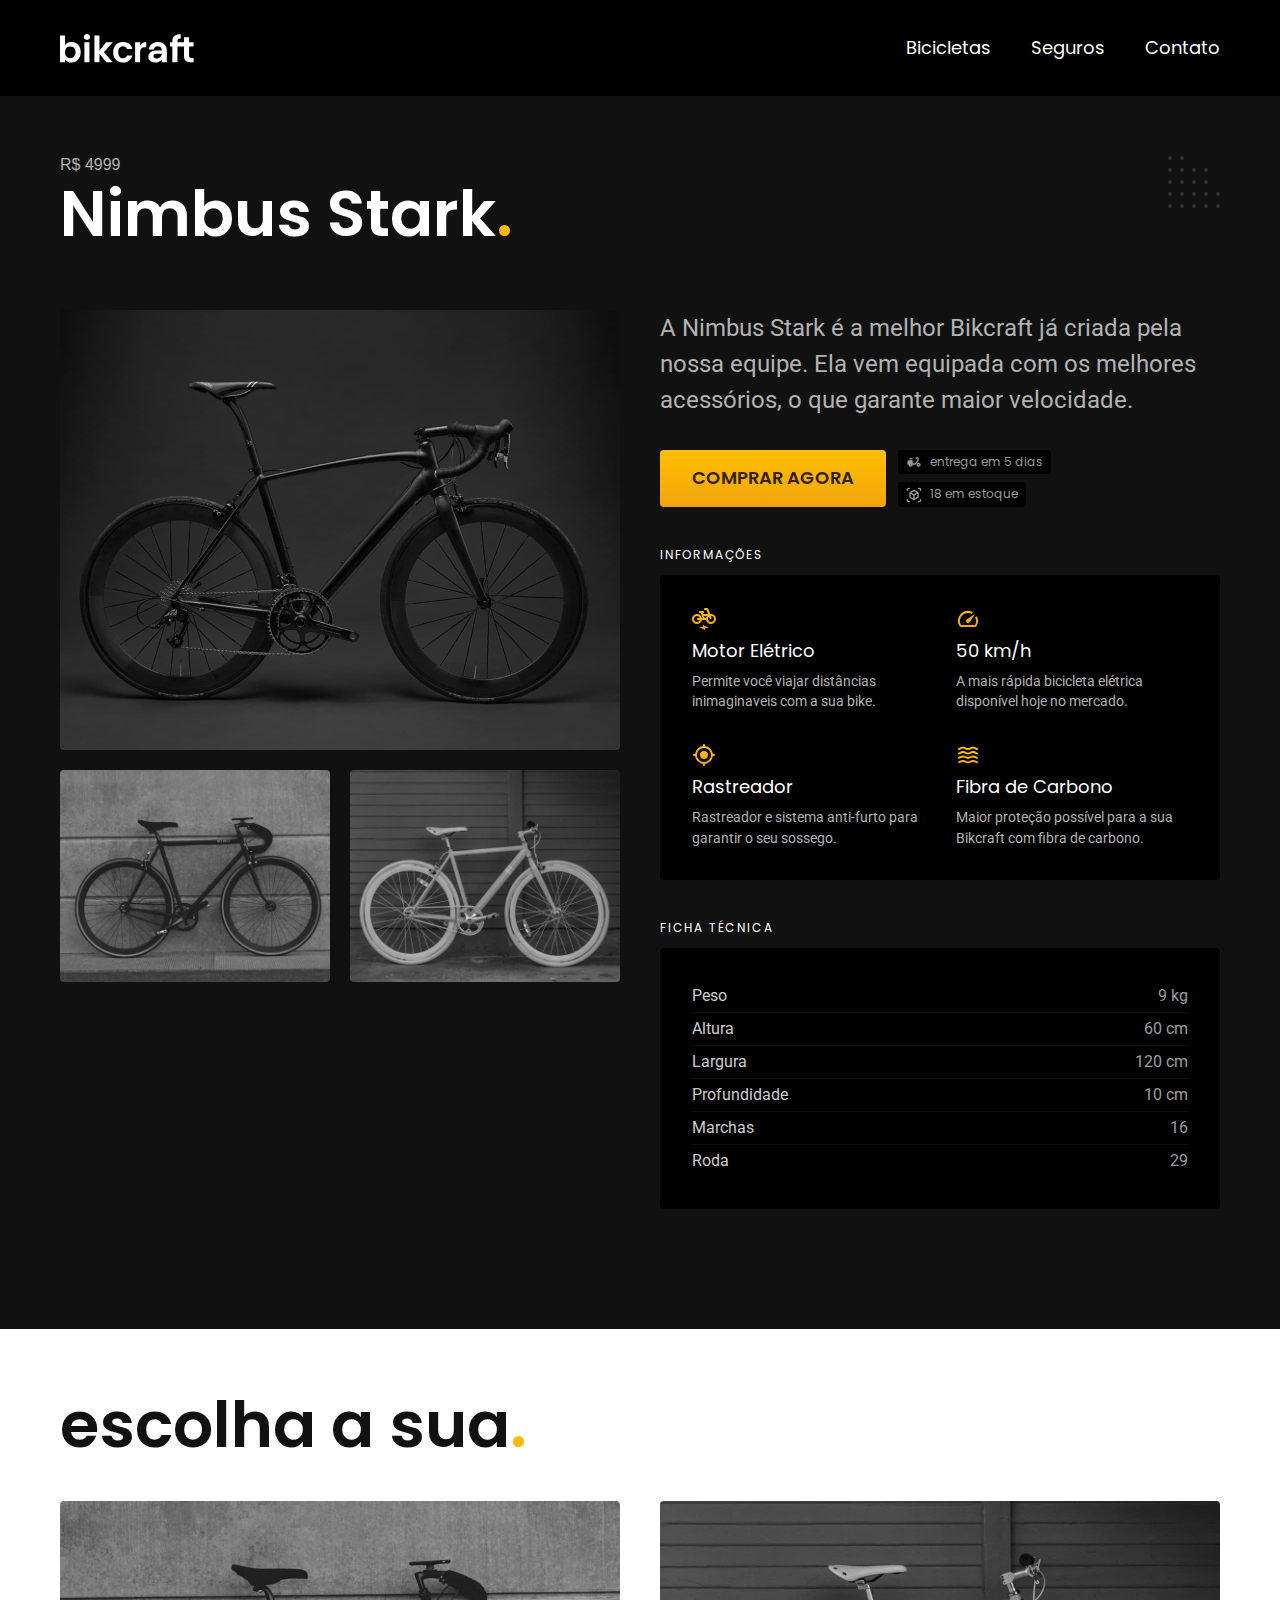
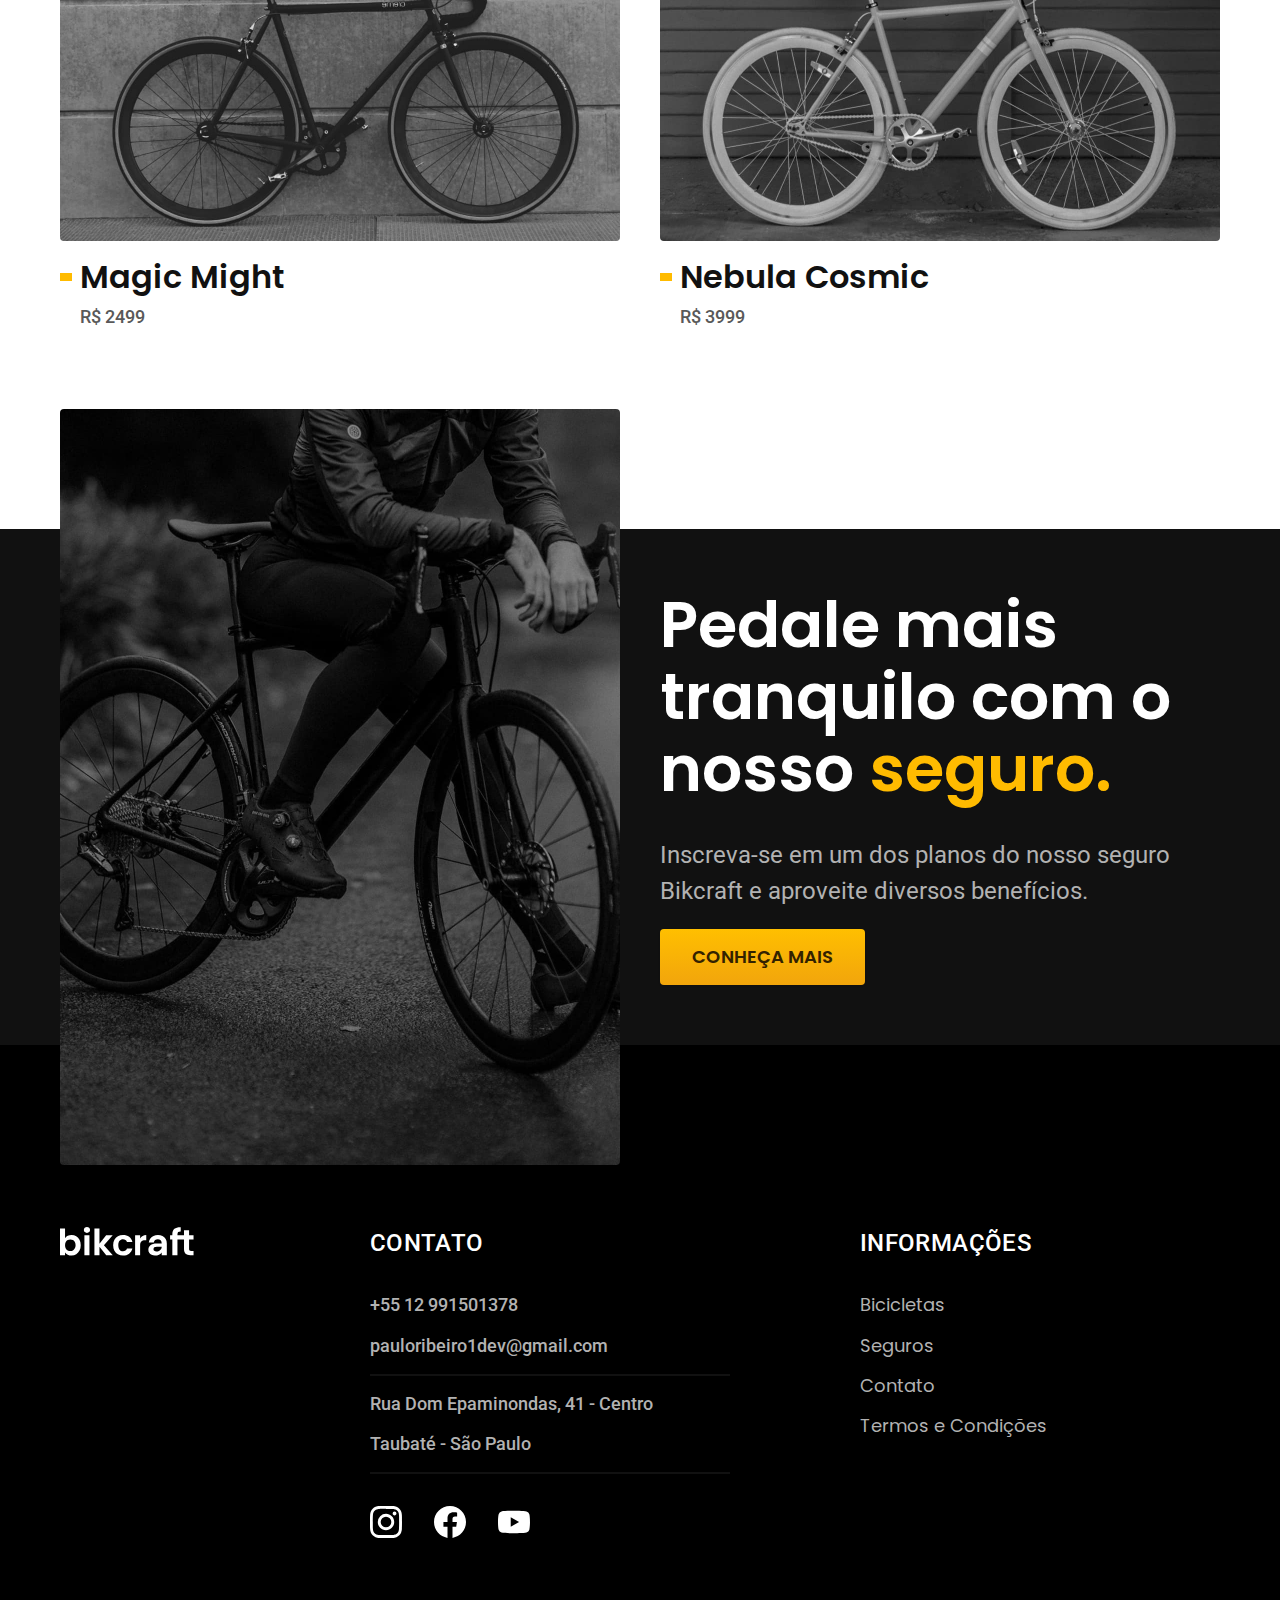
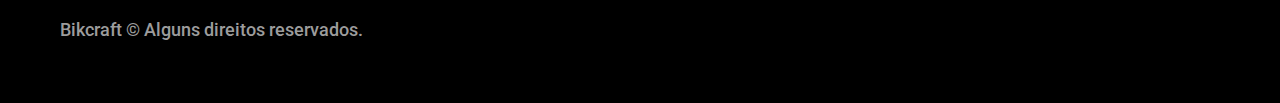
<file: bicicletas/nimbus.html>
<!DOCTYPE html>
<html lang="pt-br">

<head>
  <meta charset="UTF-8">
  <meta name="viewport" content="width=device-width, initial-scale=1.0">

  <title>Nimbus Stark | Bikcraft</title>
  <meta name="description" content="Nimbus Stark">

  <link rel="icon" href="../favicon.svg" type="image/svg+xml">
  <link rel="preload" href="../css/style.min.css" as="style">
  <link rel="stylesheet" href="../css/style.min.css">
  <script>document.documentElement.classList.add('js');</script>

  <link rel="preconnect" href="https://fonts.googleapis.com">
  <link rel="preconnect" href="https://fonts.gstatic.com" crossorigin>
  <link href="https://fonts.googleapis.com/css2?family=Merriweather:ital,wght@1,900&family=Poppins:wght@400;600&family=Roboto:wght@400;500&display=swap" rel="stylesheet">
</head>

<body id="bicicleta">
  <header class="header-bg">
    <div class="header container">
      <a href="../">
        <img src="../img/bikcraft.svg" alt="Bikcraft">
      </a>

      <nav aria-label="primaria">
        <ul class="header-menu font-1-m cor-0">
          <li><a href="../bicicletas.html">Bicicletas</a></li>
          <li><a href="../seguros.html">Seguros</a></li>
          <li><a href="../contato.html">Contato</a></li>
        </ul>
      </nav>
    </div>
  </header>

  <main class="titulo-bg">
    <div>
      <div class="titulo container">
        <p class="font-2-x-l cor-5">R$ 4999</p>
        <h1 class="font-1-xxl cor-0">Nimbus Stark<span class="cor-p1">.</span></h1>
      </div>
    </div>
    <div class="bicicleta container">
      <div class="bicicleta-imagens">
        <img src="../img/bicicleta/nimbus1.jpg" alt="Bicicleta 1">
        <img src="../img/bicicleta/nimbus2.jpg" alt="Bicicleta 2">
        <img src="../img/bicicleta/nimbus3.jpg" alt="Bicicleta 3">
      </div>
      <div class="bicicleta-conteudo">
        <p class="font-2-l cor-5">A Nimbus Stark é a melhor Bikcraft já criada pela nossa equipe. Ela vem equipada com os melhores acessórios, o que garante maior velocidade.</p>
        <div class="bicicleta-comprar">
          <a class="botao" href="../orcamento.html?tipo=bikcraft&produto=nimbus">Comprar Agora</a>
          <span class="font-1-xs cor-6"><img src="../img/icones/entrega.svg" alt=""> entrega em 5 dias</span>
          <span class="font-1-xs cor-6"><img src="../img/icones/estoque.svg" alt=""> 18 em estoque</span>
        </div>

        <h2 class="font-1-xs cor-0">Informações</h2>
        <ul class="bicicleta-informacoes">
          <li>
            <img src="../img/icones/eletrica.svg" alt="">
            <h3 class="font-1-m cor-0">Motor Elétrico</h3>
            <p class="font-2-xs cor-5">Permite você viajar distâncias inimaginaveis com a sua bike.</p>
          </li>
          <li>
            <img src="../img/icones/velocidade.svg" alt="">
            <h3 class="font-1-m cor-0">50 km/h</h3>
            <p class="font-2-xs cor-5">A mais rápida bicicleta elétrica disponível hoje no mercado.</p>
          </li>
          <li>
            <img src="../img/icones/rastreador.svg" alt="">
            <h3 class="font-1-m cor-0">Rastreador</h3>
            <p class="font-2-xs cor-5">Rastreador e sistema anti-furto para garantir o seu sossego.</p>
          </li>
          <li>
            <img src="../img/icones/carbono.svg" alt="">
            <h3 class="font-1-m cor-0">Fibra de Carbono</h3>
            <p class="font-2-xs cor-5">Maior proteção possível para a sua Bikcraft com fibra de carbono.</p>
          </li>
        </ul>
        <h2 class="font-1-xs cor-0">Ficha Técnica</h2>
        <ul class="bicicleta-ficha font-2-s cor-4">
          <li>Peso <span>9 kg</span></li>
          <li>Altura <span>60 cm</span></li>
          <li>Largura <span>120 cm</span></li>
          <li>Profundidade <span>10 cm</span></li>
          <li>Marchas <span>16</span></li>
          <li>Roda <span>29</span></li>
        </ul>
      </div>
    </div>
  </main>

  <article class="bicicletas-lista container">
    <h2 class="font-1-xxl">escolha a sua<span class="cor-p1">.</span></h2>

    <ul>
      <li>
        <a href="./magic.html">
          <img src="../img/bicicletas/magic.jpg" alt="Bicicleta preta">
          <h3 class="font-1-xl">Magic Might</h3>
          <span class="font-2-m cor-8">R$ 2499</span>
        </a>
      </li>
      <li>
        <a href="./nebula.html">
          <img src="../img/bicicletas/nebula.jpg" alt="Bicicleta preta">
          <h3 class="font-1-xl">Nebula Cosmic</h3>
          <span class="font-2-m cor-8">R$ 3999</span>
        </a>
      </li>
    </ul>
  </article>

  <article class="seguro-bg">
    <div class="seguro container">
      <div class="seguro-imagem">
        <img src="../img/fotos/seguros.jpg" alt="Pessoa para em cima de uma bicicleta">
      </div>
      <div class="seguro-conteudo">
        <h2 class="font-1-xxl cor-0">Pedale mais tranquilo com o nosso <span class="cor-p1">seguro.</span></h2>
        <p class="font-2-l cor-5">Inscreva-se em um dos planos do nosso seguro Bikcraft e aproveite diversos benefícios.</p>
        <a class="botao" href="../seguros.html">Conheça Mais</a>
      </div>
    </div>
  </article>

  <footer class="footer-bg">
    <div class="footer container">
      <img src="../img/bikcraft.svg" alt="Bikcraft">
      <div class="footer-contato">
        <h3 class="font-2-l-b cor-0">Contato</h3>
        <ul class="font-2-m cor-5">
          <li><a href="tel:+5512991501378">+55 12 991501378</a></li>
          <li><a href="mailto:pauloribeiro1dev@gmail.com">pauloribeiro1dev@gmail.com</a></li>
          <li>Rua Dom Epaminondas, 41 - Centro</li>
          <li>Taubaté - São Paulo</li>
        </ul>
        <div class="footer-redes">
          <a href="../">
            <img src="../img/redes/instagram.svg" alt="Instagram">
          </a>
          <a href="../">
            <img src="../img/redes/facebook.svg" alt="Facebook">
          </a>
          <a href="../">
            <img src="../img/redes/youtube.svg" alt="Youtube">
          </a>
        </div>
      </div>
      <div class="footer-informacoes">
        <h3 class="font-2-l-b cor-0">Informações</h3>
        <nav>
          <ul class="font-1-m cor-5">
            <li><a href="../bicicletas.html">Bicicletas</a></li>
            <li><a href="../seguros.html">Seguros</a></li>
            <li><a href="../contato.html">Contato</a></li>
            <li><a href="../termos.html">Termos e Condições</a></li>
          </ul>
        </nav>
      </div>
      <p class="footer-copy font-2-m cor-6">Bikcraft © Alguns direitos reservados.</p>
    </div>
  </footer>
  <script src="../js/script.js"></script>
</body>

</html>
</file>
<file: css/style.min.css>
body{margin:0;font-family:Arial,Helvetica,sans-serif;color:#111}blockquote,dd,h1,h2,h3,h4,p,ul{margin:0}ul{padding:0;list-style:none}a{text-decoration:none;color:inherit}img{max-width:100%;height:auto;display:block}img[src$=".jpg"]{border-radius:4px}.font-1-xs{font:400 0.75rem/1.35 Poppins,sans-serif}.font-2-xs{font:400 0.875rem/1.43 Roboto,sans-serif}.font-1-s{font:400 1rem/1.5 Poppins,sans-serif}.font-2-s{font:400 1rem/1.5 Roboto,sans-serif}.font-1-m,.font-1-m-b{font:400 1.125rem/1.35 Poppins,sans-serif}.font-1-m-b{font-weight:600}.font-2-m{font:500 1.125rem/1.35 Roboto,sans-serif}.font-1-l{font:400 1.5rem/1.5 Poppins,sans-serif}.font-2-l,.font-2-l-b{font:400 1.5rem/1.5 Roboto,sans-serif}.font-2-l-b{font-weight:500;letter-spacing:.015em;text-transform:uppercase}.font-1-xl{font:600 2rem/1.25 Poppins,sans-serif}.font-2-xl{font:500 2rem/1.25 Roboto,sans-serif}.font-1-xxl{font:600 4rem/1.125 Poppins,sans-serif}@media (max-width:1200px){.font-1-xxl{font-size:3rem}.font-2-l,.font-2-l-b{font-size:1.125rem}}@media (max-width:800px){.font-1-xxl{font-size:2rem}.font-1-xl,.font-2-xl{font-size:1.5rem}}:root{--cor-0:#ffffff;--cor-1:#f7f7f7;--cor-2:#ededed;--cor-3:#dedede;--cor-4:#cccccc;--cor-5:#b2b2b2;--cor-6:#9c9c9c;--cor-7:#717171;--cor-8:#595959;--cor-9:#404040;--cor-10:#2e2e2e;--cor-11:#111111;--cor-12:#000000;--cor-p1:#ffbb00;--cor-p2:#e4a30b;--cor-p3:#a66f00;--cor-p4:#664400;--cor-p5:#332200}.cor-0{color:var(--cor-0)}.cor-1{color:var(--cor-1)}.cor-2{color:var(--cor-2)}.cor-3{color:var(--cor-3)}.cor-4{color:var(--cor-4)}.cor-5{color:var(--cor-5)}.cor-6{color:var(--cor-6)}.cor-7{color:var(--cor-7)}.cor-8{color:var(--cor-8)}.cor-9{color:var(--cor-9)}.cor-10{color:var(--cor-10)}.cor-11{color:var(--cor-11)}.cor-12{color:var(--cor-12)}.cor-p1{color:var(--cor-p1)}.cor-p2{color:var(--cor-p2)}.cor-p3{color:var(--cor-p3)}.cor-p4{color:var(--cor-p4)}.cor-p5{color:var(--cor-p5)}.js .fadeInDown{transform:translate3d(0,-20px,0)}.js .fadeInUp{transform:translate3d(0,20px,0)}.js .fadeInRight{transform:translate3d(20px,0,0)}.js .fadeInLeft{transform:translate3d(-20px,0,0)}.js [data-anime]{opacity:0}.js .anime{opacity:1;transform:none;transition:transform .8s,opacity .8s}.header-bg{background-color:var(--cor-12)}.header{display:flex;flex-wrap:wrap;gap:20px;justify-content:space-between;align-items:center;padding-top:20px;padding-bottom:20px}.header-menu{display:flex;flex-wrap:wrap;gap:40px}.header-menu a{display:inline-block;padding:16px 0;position:relative}.header-menu a::after{content:"";display:block;height:2px;width:0;background:var(--cor-0);margin-top:4px;transition:.3s;position:absolute}.header-menu a.ativo::after,.header-menu a:hover:after{width:100%}@media (max-width:800px){.header-menu{gap:20px}.header-menu a{background:var(--cor-11);padding:12px 16px;border-radius:4px}.header-menu a:hover{background-color:var(--cor-10)}.header a:after{display:none}}@media (max-width:600px){.header-menu{gap:12px}.header-menu a{padding:8px 12px;font-size:14px}}.footer-bg{background-color:var(--cor-12)}.footer{display:grid;grid-template-columns:3fr 5fr 4fr;gap:40px;padding-top:60px;padding-bottom:60px}.footer h3{margin-bottom:32px}.footer-contato ul{margin-bottom:32px}.footer-contato li:nth-child(2n):after{content:"";display:block;max-width:360px;height:2px;background:var(--cor-11);margin-top:16px}.footer li{margin-bottom:16px}.footer-redes{display:flex;gap:32px}.footer a:hover{color:var(--cor-0)}.footer-copy{grid-column:1/-1;margin-top:40px}@media (max-width:800px){.footer>img{display:none}.footer{grid-template-columns:1fr 1fr}}@media (max-width:600px){.footer{grid-template-columns:1fr;gap:60px}.footer-copy{margin-top:0}}.container{box-sizing:border-box;max-width:1200px;padding-left:20px;padding-right:20px;margin-left:auto;margin-right:auto}.botao{display:inline-block;padding:16px 32px;background:linear-gradient(#ffbf00,#f2a50c);border-radius:4px;box-shadow:0 1px 2px rgba(0,0,0,.1);text-transform:uppercase;color:var(--cor-p5);font:600 1.125rem/1.35 Poppins,sans-serif;max-width:max-content;border:none;cursor:pointer}.botao:hover{background:linear-gradient(#ffb60d,#e59317)}.botao.secundario{background:var(--cor-10);color:var(--cor-2)}.botao.secundario:hover{background:var(--cor-9)}.botao.seta{display:flex;align-items:center}.botao.seta::after{content:"";display:inline-block;width:18px;height:10px;margin-left:12px;background:url(../img/icones/seta.svg);transition:transform .2s}.botao.seta:hover::after{transform:translateX(4px)}@media (max-width:600px){.botao{padding:12px 16px;font-size:1rem}}.link{display:inline-block;color:var(--cor-p1);font:500 1.5rem/1.5 Poppins,sans-serif;text-transform:uppercase}.link::after{content:"";display:block;width:100%;height:4px;background-color:currentColor}.link:hover{color:var(--cor-0)}.titulo-bg{padding-top:60px;padding-bottom:60px;background-color:var(--cor-11)}.titulo{background:url("../img/dec/top-right.svg") no-repeat top right 20px}.titulo p{margin-bottom:4px}@media (max-width:800px){.titulo{padding-top:40px;padding-bottom:40px}.titulo p{font-size:1rem;text-transform:lowercase;font-weight:400}}.form{display:grid;grid-template-columns:1fr 1fr;gap:20px}.form label{display:block;font:600 1rem/1.5 Poppins,sans-serif;margin-bottom:4px}.form .col-2{grid-column:span 2}.form input[type=email],.form input[type=text],.form textarea{font:400 1rem/1.5 Roboto,sans-serif;background:var(--cor-1);border:1px solid var(--cor-2);padding:12px;border-radius:4px;width:100%;box-sizing:border-box}.form input[type=email]:focus,.form input[type=text]:focus,.form textarea:focus{outline:0;border-color:var(--cor-p1);background:var(--cor-0);box-shadow:0 0 0 2px #fea}@media (max-width:600px){.form{grid-template-columns:1fr}.form .col-2{grid-column:1}}.introducao-bg{background:var(--cor-12) url("../img/dec/bottom-left.svg") no-repeat bottom 160px left 20px;box-shadow:inset 0 -120px #fff}.introducao{display:grid;grid-template-columns:1fr 1fr;gap:0 40px}.introducao-conteudo{align-self:end;padding-bottom:200px}.introducao img{width:100%;height:100%;object-fit:cover;border-radius:4px}.introducao h1{margin-bottom:32px}.introducao p{margin-bottom:20px}@media (max-width:800px){.introducao-bg{background:#111;padding-top:40px;box-shadow:inset 0 -60px #fff}.introducao{grid-template-columns:1fr;gap:32px}.introducao-conteudo{padding-bottom:0}.introducao h1{margin-bottom:16px}.introducao img{height:300px;width:100%}}.tecnologia-bg{background-color:var(--cor-11);box-shadow:inset 0 80px var(--cor-0),inset 0 -80px var(--cor-0)}.tecnologia{display:grid;grid-template-columns:1fr 1fr;gap:40px}.tecnologia-imagem img{width:100%;height:100%;object-fit:cover;object-position:left}.tecnologia-conteudo{padding-top:160px;padding-bottom:160px}.tecnologia-conteudo>span{display:block;margin-bottom:20px}.tecnologia-conteudo h2{margin-bottom:32px}.tecnologia-conteudo>p{margin-bottom:20px}.tecnologia a{margin-bottom:80px}.tecnologia-vantagens{display:flex;gap:40px}.tecnologia-vantagens h3{margin-bottom:8px;width:max-content}.tecnologia-vantagens img{width:24px;margin-bottom:8px}@media (max-width:800px){.tecnologia-bg{box-shadow:initial}.tecnologia{grid-template-columns:1fr}.tecnologia-conteudo{padding-top:60px;padding-bottom:60px}.tecnologia-imagem{display:none}.tecnologia a{margin-bottom:60px}}@media (max-width:600px){.tecnologia-vantagens{flex-direction:column}}.parceiros{padding-top:60px;padding-bottom:120px}.parceiros h2{margin-bottom:60px}.parceiros ul{padding:0 20px;max-width:1400px;display:grid;grid-template-columns:repeat(4,1fr);margin:0 auto}.parceiros li{display:flex;padding:32px;border-left:2px solid var(--cor-2)}.parceiros img{margin:auto}.parceiros li:first-child,.parceiros li:nth-child(5){border-left:none}.parceiros li:nth-child(n+5){border-top:2px solid var(--cor-2)}@media (max-width:800px){.parceiros{padding-bottom:60px}.parceiros li{display:flex;padding:20px}.parceiros h2{margin-bottom:20px}.parceiros ul{grid-template-columns:repeat(2,1fr)}.parceiros li:nth-child(n+3){border-top:2px solid var(--cor-2)}.parceiros li:nth-child(odd){border-left:none}}.depoimento{display:grid;grid-template-columns:1fr 1fr;background-color:var(--cor-p1);overflow:hidden}.depoimento img{border-radius:0;width:100%;height:100%;object-fit:cover}.depoimento-conteudo{padding:40px 40px 80px 80px;align-self:end;background:url("../img/dec/bottom-right-p.svg") no-repeat bottom 40px right 40px}.depoimento-conteudo p{max-width:32ch;font-family:Merriweather,serif;font-style:italic;font-weight:900;margin-bottom:32px;position:relative}.depoimento p::after,.depoimento p::before{font-size:5rem;color:var(--cor-p2);position:absolute}.depoimento p::before{content:'“';left:-50px;top:-20px}.depoimento p::after{content:'”'}@media (min-width:1200px){.depoimento img{max-height:520px}}@media (max-width:800px){.depoimento{grid-template-columns:1fr;text-align:center}.depoimento img{max-height:200px}.depoimento-conteudo{padding:40px 20px;justify-self:center}}.bicicletas-lista{padding-top:60px;padding-bottom:60px}.bicicletas-lista h2{margin-bottom:40px}.bicicletas-lista ul{display:flex;gap:40px;padding:0 20px 20px 20px;max-width:1400px;margin-left:auto;margin-right:auto;overflow-x:auto}#bicicleta .bicicletas-lista ul{padding:0 0 20px 0}.bicicletas-lista li{min-width:280px}.bicicletas-lista a{display:block}.bicicletas-lista img{margin-bottom:16px}.bicicletas-lista h3{margin-bottom:8px;display:flex;align-items:center}.bicicletas-lista h3::before{content:"";display:inline-block;height:8px;width:12px;margin-right:8px;background-color:var(--cor-p1);transition:width .2s}.bicicletas-lista a:hover h3::before{width:24px}.bicicletas-lista li span{padding-left:20px}@media (max-width:800px){.bicicletas-lista{padding-bottom:60px}.bicicletas-lista ul{gap:20px}}.bicicletas-bg{background:linear-gradient(to right,var(--cor-0) 30%,var(--cor-11) 0)}.bicicletas{display:grid;grid-template-columns:1fr 1fr;gap:40px;padding-top:60px;padding-bottom:60px;background:url("../img/dec/top-right.svg") no-repeat top 40px right 20px}.bicicletas-imagem{position:relative}.bicicletas-imagem span{background:var(--cor-12);display:inline-block;padding:8px 16px 8px 8px;position:absolute;top:20px;right:0;border-radius:4px 0 0 4px}.bicicletas-conteudo{display:grid;grid-template-columns:1fr auto;align-content:start}.bicicletas h2,.bicicletas p{grid-column:1/-1}.bicicletas h2{margin-bottom:20px}.bicicletas h2::before{content:"";display:block;width:12px;height:8px;background-color:var(--cor-p1);margin-bottom:8px}.bicicletas p{margin-bottom:32px}.bicicletas a{place-self:end}.bicicletas li{display:flex;align-items:center}.bicicletas ul{display:grid;gap:16px}.bicicletas-conteudo img{width:24px;margin-right:8px}@media (max-width:800px){.bicicletas-bg{background:var(--cor-11)}.bicicletas{grid-template-columns:1fr;gap:20px;padding-top:40px;padding-bottom:40px}}@media (max-width:600px){.bicicletas-conteudo{grid-template-columns:1fr}.bicicletas ul{font-size:1rem;grid-template-columns:1fr 1fr;margin-bottom:32px}.bicicletas a{place-self:start}}.bicicleta{display:grid;grid-template-columns:1fr 1fr;align-items:start;gap:40px;padding-top:60px;padding-bottom:60px}#bicicleta .titulo p{text-transform:uppercase}.bicicleta-imagens{display:flex;flex-wrap:wrap;gap:20px}.bicicleta-imagens img{flex:1;min-width:200px}.bicicleta-imagens img:first-child{min-width:100%}.bicicleta-conteudo>p{margin-bottom:32px}.bicicleta-comprar{display:grid;grid-template-columns:max-content auto;align-items:center;justify-items:start;gap:8px 12px;margin-bottom:40px}.bicicleta-comprar a{grid-row:span 2}.bicicleta-comprar span{display:flex;align-items:center;background-color:var(--cor-12);gap:8px;padding:4px 8px;border-radius:4px}.bicicleta-conteudo h2{text-transform:uppercase;letter-spacing:.15em;margin-bottom:12px}.bicicleta-ficha,.bicicleta-informacoes{padding:32px;background-color:var(--cor-12);border-radius:4px}.bicicleta-informacoes{margin-bottom:40px;display:grid;grid-template-columns:1fr 1fr;gap:32px}.bicicleta-informacoes img{width:24px;margin-bottom:8px}.bicicleta-informacoes h3{margin-bottom:8px}.bicicleta-ficha li{padding:4px 0;display:flex;justify-content:space-between;border-bottom:1px solid var(--cor-11)}.bicicleta-ficha li:last-child{border-bottom:none}.bicicleta-ficha span{color:var(--cor-6)}@media (max-width:800px){.bicicleta{grid-template-columns:1fr;padding-top:40px;padding-bottom:40px}.bicicleta-imagens{grid-row:2}}@media (max-width:400px){.bicicleta-informacoes{grid-template-columns:1fr}.bicicleta-comprar{grid-template-columns:1fr}}.seguro-bg{background-color:var(--cor-11);box-shadow:inset 0 120px var(--cor-0),inset 0 -120px var(--cor-12)}.seguro{display:grid;grid-template-columns:1fr 1fr;gap:40px}.seguro-imagem img{width:100%;height:100%;object-fit:cover}.seguro-conteudo{padding-top:180px;padding-bottom:180px}.seguro h2{margin-bottom:32px}.seguro p{margin-bottom:20px}@media (max-width:800px){.seguro-bg{box-shadow:inset 0 -60px var(--cor-12)}.seguro{grid-template-columns:1fr}.seguro-conteudo{grid-row:1;padding-top:40px;padding-bottom:0}}.seguros-bg{background:var(--cor-11)}.seguros{padding-top:60px;padding-bottom:60px;display:grid;grid-template-columns:1fr 1fr;gap:40px;align-items:center}#seguros .seguros{padding-top:0}.seguros h2{grid-column:1/-1}.seguros-item{background-color:var(--cor-12);padding:32px 32px 32px 60px;display:grid;grid-template-columns:1fr auto;border-radius:4px}.seguros-item h3{margin-bottom:40px}.seguros-item span{grid-column:2;display:block;text-align:right}.seguros-item ul{grid-column:1/-1;margin-bottom:32px}.seguros-item li{display:flex;align-items:center;position:relative}.seguros-item li+li{margin-top:20px}.seguros-item li::before{content:"";display:inline-block;width:13px;height:9px;background-image:url(../img/icones/lista.svg);position:absolute;left:-21px}.seguros-item a{grid-column:1/-1}@media (max-width:800px){.seguros{grid-template-columns:1fr}}.vantagens-bg{background-color:var(--cor-12)}.vantagens{padding-top:120px;padding-bottom:120px}.vantagens h2{margin-bottom:60px}.vantagens ul{display:grid;grid-template-columns:repeat(auto-fit,minmax(280px,max-content));gap:40px 80px}.vantagens h3,.vantagens img{margin-bottom:8px}@media (max-width:800px){.vantagens{padding-top:60px;padding-bottom:60px}.vantagens h2{margin-bottom:40px}.vantagens ul{gap:20px}}.perguntas{padding-bottom:120px;padding-top:120px}.perguntas h2{margin-bottom:60px}.perguntas dl>div{padding:20px;border-radius:4px}.perguntas dl>div:nth-child(odd){background-color:var(--cor-1)}.perguntas button{display:grid;grid-template-columns:auto 1fr auto;align-items:center;gap:8px;cursor:pointer;border:none;background:0 0;width:100%;text-align:left}.perguntas button::before{content:"";display:inline-block;width:12px;height:8px;background-color:var(--cor-p1)}.perguntas button::after{content:"";display:inline-block;width:14px;height:6px;background:url(../img/icones/seta-abrir.svg);transition:.3s}.perguntas button:hover::after,.perguntas button[aria-expanded=true]::after{transform:rotate(180deg)}.js .perguntas dd{display:none}.js .perguntas dd.ativa{display:block}.perguntas dd{padding-left:20px;padding-top:16px;max-width:80ch}@media (max-width:800px){.perguntas{padding-top:60px;padding-bottom:60px}.perguntas h2{margin-bottom:40px}}#contato{background:linear-gradient(var(--cor-11) 600px,var(--cor-1) 0)}.contato{display:grid;grid-template-columns:5fr 7fr}.contato-dados,.contato-formulario{padding:60px;box-shadow:0 1px 2px rgba(0,0,0,.1)}.contato-dados{border-radius:5px 0 0 5px;background:var(--cor-12) url("../img/dec/bottom-left.svg") no-repeat bottom 20px left 20px}.contato-formulario{border-radius:0 5px 5px 0;background:var(--cor-0) url("../img/dec/bottom-right.svg") no-repeat bottom 20px right 20px}.contato-dados h2{margin-bottom:60px}.contato-endereco{margin-bottom:32px;padding-left:28px;background:url("../img/icones/local.svg") no-repeat 0 2px}.contato-endereco p{margin-bottom:8px}.contato-meios a{display:block;max-width:max-content;margin-bottom:8px;padding-left:28px}.contato-meios a:hover{color:var(--cor-0)}.contato-meios a:first-child{background:url("../img/icones/email.svg") no-repeat 0 2px}.contato-meios a:nth-child(2){margin-bottom:32px}.contato-meios a:nth-child(3){background:url("../img/icones/telefone.svg") no-repeat 0 2px;margin-bottom:60px}.contato-redes{display:flex;gap:32px;padding-left:28px}@media (max-width:800px){.contato{grid-template-columns:1fr}.contato-dados,.contato-formulario{padding:20px}.contato-dados{border-radius:5px 5px 0 0;background:var(--cor-12)}.contato-formulario{border-radius:0 0 5px 5px}.contato-dados h2,.contato-meios a:nth-child(3){margin-bottom:32px}.contato-redes{margin-bottom:12px}}.lojas{display:grid;grid-template-columns:1fr 1fr;gap:0 40px;padding-top:120px;padding-bottom:120px}.lojas h2{grid-column:1/-1;margin-bottom:60px}.lojas img{border-radius:4px 4px 0 0}.lojas-item{border-radius:4px;background:var(--cor-0);box-shadow:0 1px 2px rgba(0,0,0,.1)}.lojas-conteudo{display:grid;grid-template-columns:1fr 1fr;gap:32px 16px;padding:32px}.lojas-conteudo h3,.lojas-tempo{grid-column:1/-1}.lojas-dados{display:grid;gap:8px;border-left:2px solid var(--cor-2);padding-left:12px}.lojas-tempo{display:flex;align-items:center;gap:8px}@media (max-width:800px){.lojas{gap:20px;padding-top:60px;padding-bottom:60px}.lojas h2{margin-bottom:32px}.lojas-conteudo{grid-template-columns:1fr}}@media (max-width:600px){.lojas{grid-template-columns:1fr}}#orcamento{background:linear-gradient(var(--cor-11) 600px,var(--cor-1) 0)}.orcamento{display:grid;grid-template-columns:5fr 7fr;padding-bottom:120px}.orcamento h2{text-transform:uppercase;position:relative;display:flex;align-items:center}.orcamento h2::before{content:"";display:inline-block;width:4px;height:8px;background-color:var(--cor-p1);position:absolute;left:-12px}.orcamento-dados,.orcamento-produto{padding:60px;box-shadow:0 1px 2px rgba(0,0,0,.1)}.orcamento-produto{border-radius:5px 0 0 5px;background:var(--cor-12) url("../img/dec/bottom-left.svg") no-repeat bottom 20px left 20px;display:grid;grid-template-columns:1fr 1fr;gap:20px;align-content:start}.orcamento-produto>*{grid-column:1/-1}.orcamento-produto>label{grid-column:initial}.orcamento-produto label{font:400 1rem/1.5 Poppins,sans-serif;color:var(--cor-4);background-color:var(--cor-10);padding:12px 16px;border-radius:4px;cursor:pointer;display:grid;grid-template-columns:auto 1fr auto;align-items:center;border:1px solid var(--cor-10)}.orcamento-produto input:checked+label{background:var(--cor-0);color:var(--cor-11)}.orcamento-produto label::before{content:"";display:inline-block;box-sizing:border-box;width:12px;height:12px;border:1px solid var(--cor-6);border-radius:50%;margin-right:8px}.orcamento-produto input:checked+label::before{border-color:var(--cor-7);box-shadow:inset 0 0 0 3px var(--cor-0),inset 0 0 0 6px var(--cor-7)}.orcamento-produto label:hover{background-color:var(--cor-9);border-color:var(--cor-9)}.orcamento-produto input:focus+label{box-shadow:0 0 0 2px var(--cor-p1);border-color:var(--cor-12)}.orcamento-produto label span{display:none}.orcamento-produto input:checked+label span{display:inline-block}.orcamento-produto input{opacity:0;position:absolute;pointer-events:none}.orcamento-dados{border-radius:0 5px 5px 0;background:var(--cor-0) url("../img/dec/bottom-right.svg") no-repeat bottom 20px right 20px}.orcamento-conteudo{display:none}.orcamento-conteudo h2,.orcamento-dados h2:nth-of-type(n+2){margin-top:20px}#bikcraft:checked~#orcamento-bikcraft,#seguro:checked~#orcamento-seguro{display:grid;gap:20px}.orcamento-detalhes{display:none;background:var(--cor-0);padding:20px;grid-template-columns:1fr 1fr;border-radius:4px;align-items:center}.orcamento-detalhes li{display:flex;align-items:center;margin-bottom:8px}.orcamento-detalhes li img{width:16px;margin-right:8px}.orcamento-produto input:checked+label+.orcamento-detalhes{display:grid}@media (max-width:1200px){.orcamento-dados,.orcamento-produto{padding:32px}}@media (max-width:800px){.orcamento{grid-template-columns:1fr}.orcamento-produto{border-radius:5px 5px 0 0;background:var(--cor-12)}.orcamento-dados{border-radius:0 0 5px 5px}}@media (max-width:400px){.orcamento-produto{grid-template-columns:1fr}}.termos{padding-top:80px;padding-bottom:60px}.termos h2{font-weight:600;margin-bottom:20px}.termos p+h2{margin-top:40px}.termos p{max-width:75ch;margin-bottom:24px}
</file>
